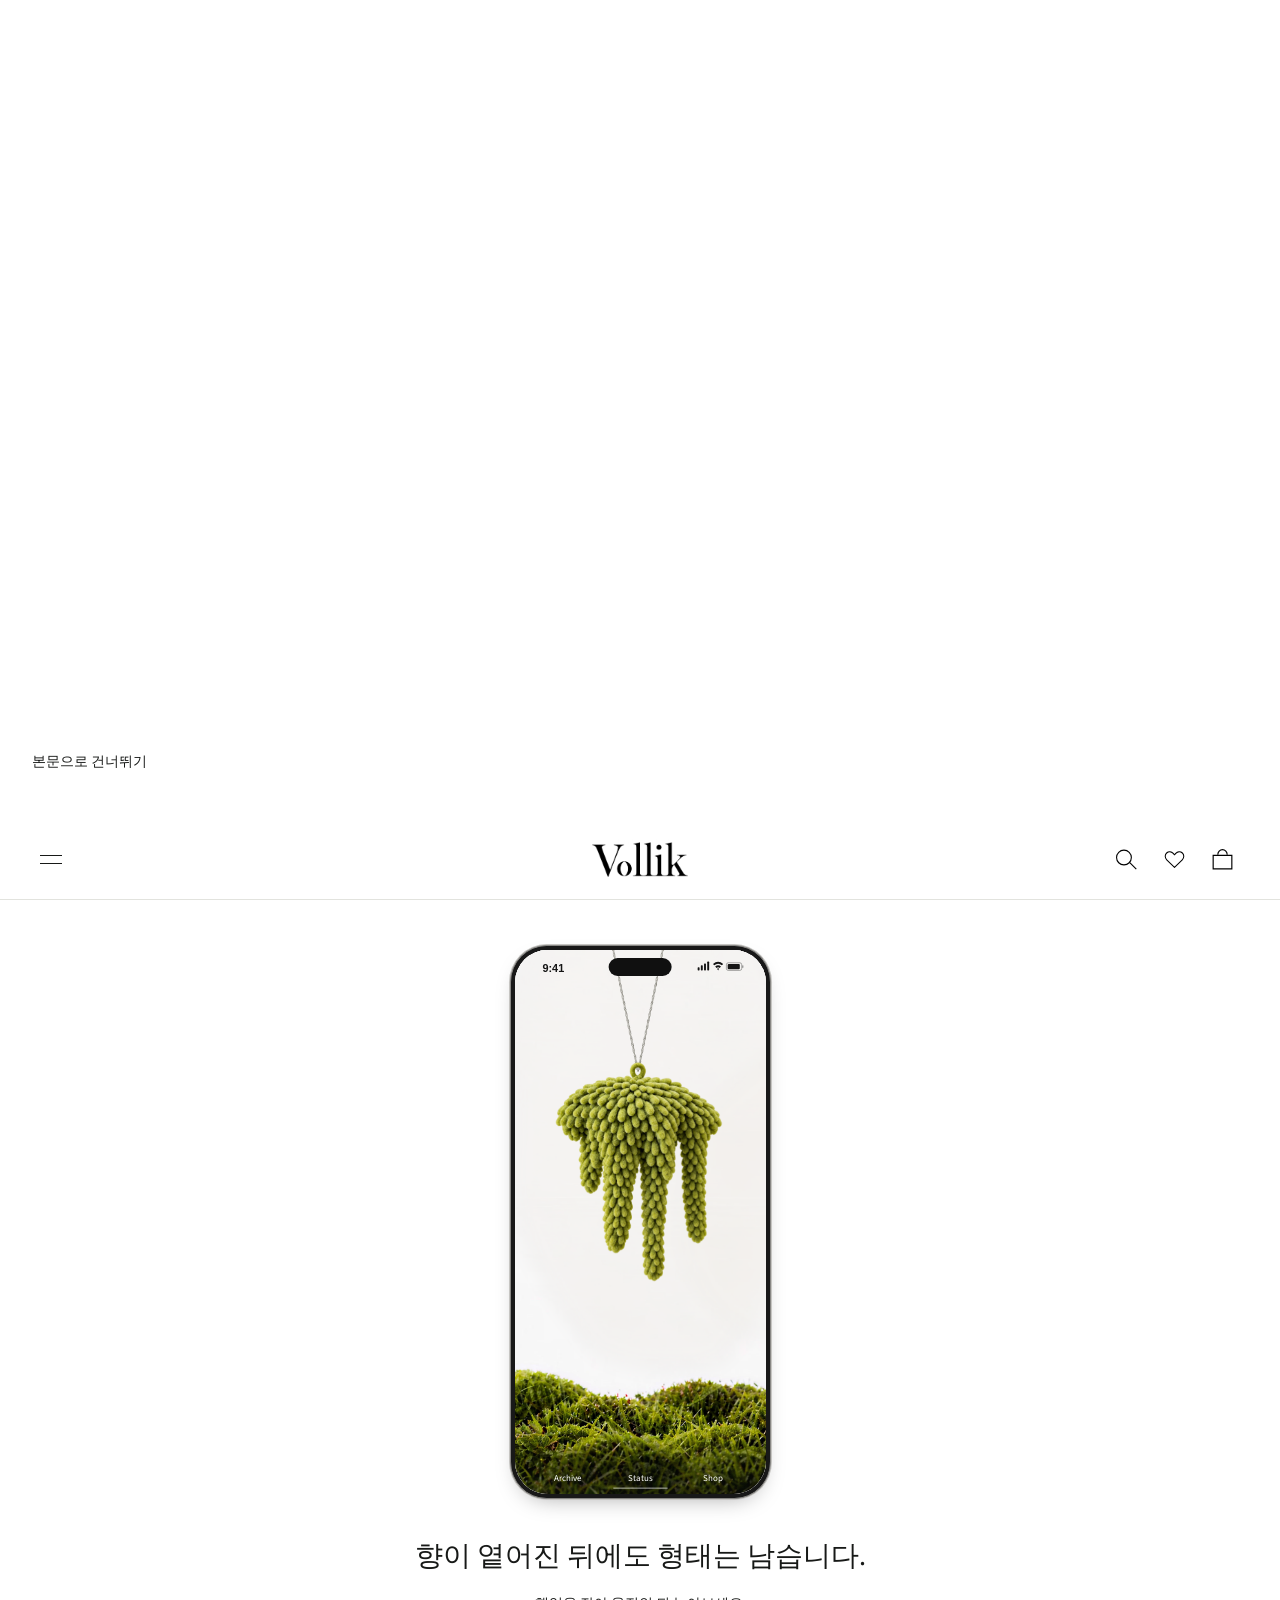
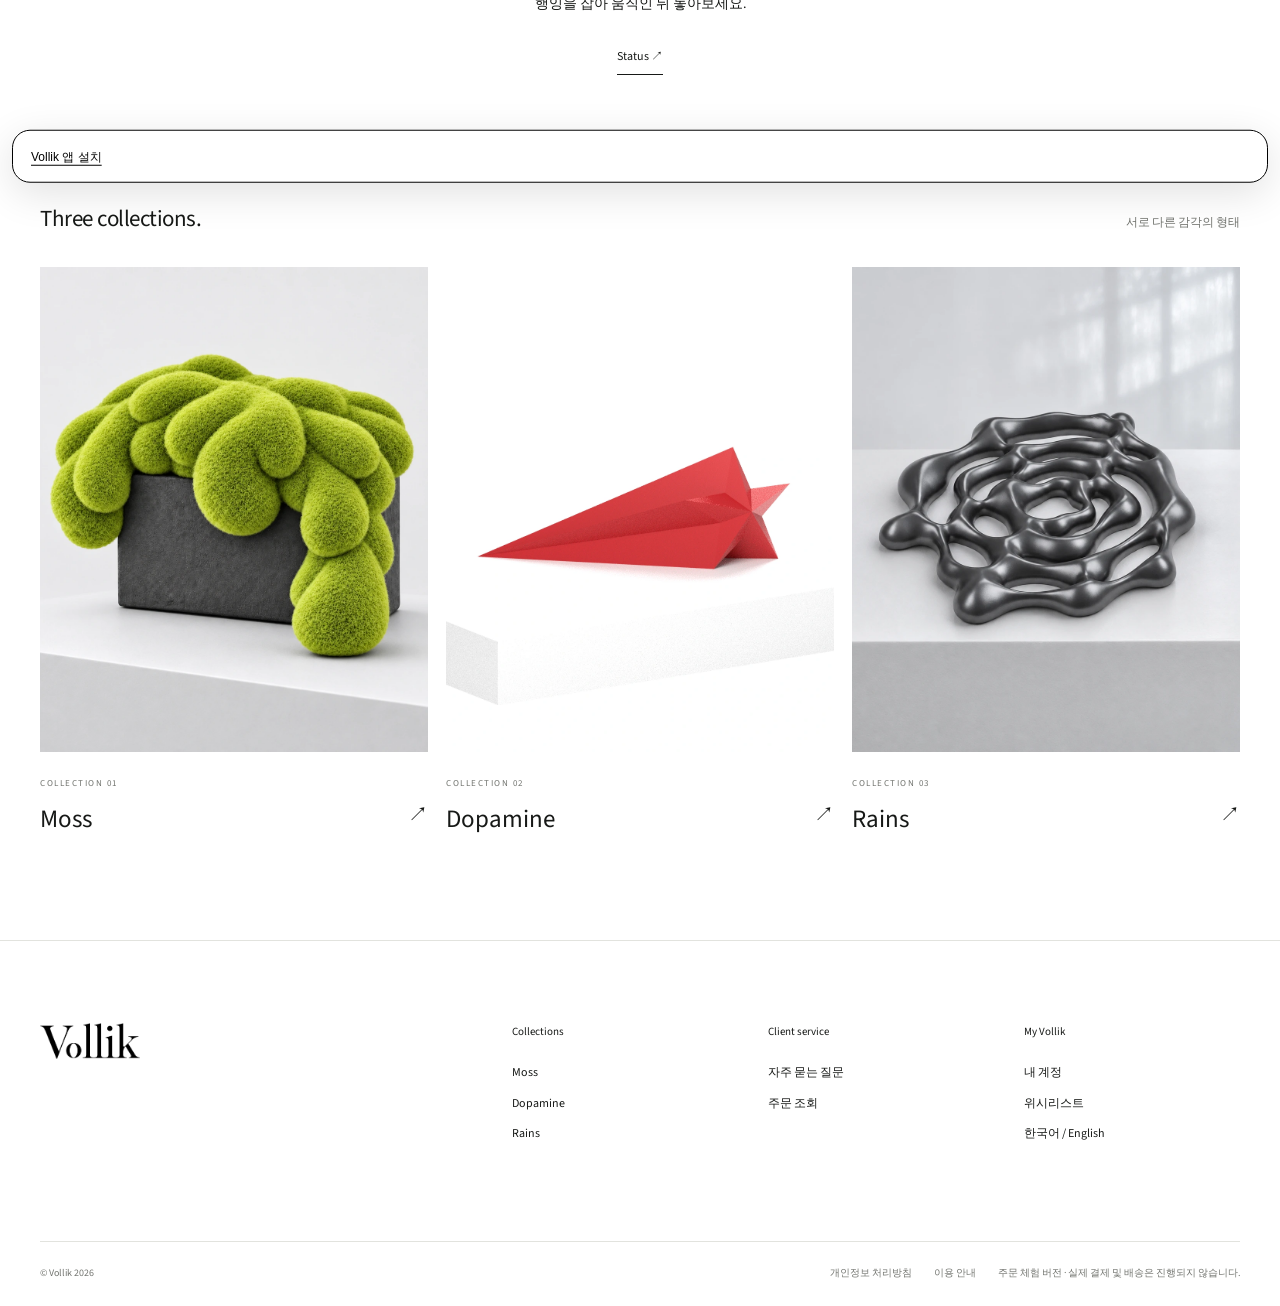
<file: index.html>
<!doctype html><html lang="ko" class="slide-home"><head><meta charset="utf-8"><script>(function(){var q=new URLSearchParams(location.search);if(matchMedia('(display-mode: standalone)').matches||navigator.standalone===true||q.get('app')==='1')location.replace('app.html'+location.search+location.hash)})()</script><meta name="viewport" content="width=device-width,initial-scale=1,viewport-fit=cover"><meta name="theme-color" content="#ffffff"><meta name="description" content="Vollik. 향과 형태로 기억되는 오브제. Moss, Dopamine, Rains 컬렉션을 만나보세요."><title>Vollik — Objects, scent and space</title><link rel="stylesheet" href="desktop.css"><link rel="stylesheet" href="platform.css"><link rel="stylesheet" href="visual-menu.css">
<link rel="manifest" href="./manifest.webmanifest">
<link rel="apple-touch-icon" href="./apple-touch-icon.png">

<script src="./install-guide.js" defer></script>
<link rel="icon" type="image/png" sizes="64x64" href="./favicon.png"><meta property="og:title" content="Vollik — Objects, scent and space"><meta property="og:description" content="Vollik. 향과 형태로 기억되는 오브제. Moss, Dopamine, Rains 컬렉션을 만나보세요."><meta property="og:type" content="website"></head><body class="home-page"><a class="skip-link" href="#main">본문으로 건너뛰기</a><header class="top"><div class="top-left"><button class="menu-toggle" aria-label="메뉴 열기" aria-haspopup="dialog" aria-controls="site-menu"><span></span><span></span></button></div><a class="logo" href="./" aria-label="Vollik 홈"><img src="media/logo.png" alt="Vollik"></a><div class="utilities"><button class="search-open" aria-label="검색"><img src="media/icon-search.svg" alt=""></button><a href="desktop-shop.html?wishlist=1" aria-label="위시리스트"><img src="media/icon-heart.svg" alt=""></a><a href="app.html#cart" aria-label="쇼핑백"><img src="media/icon-bag.svg" alt=""></a></div></header><dialog id="site-menu" aria-label="컬렉션 메뉴"><div class="menu-heading"><button class="menu-dismiss" aria-label="메뉴 닫기">×</button></div><nav class="menu-primary web-text-menu"><a href="desktop-shop.html">All objects</a><a href="desktop-shop.html?collection=01">Moss</a><a href="desktop-shop.html?collection=02">Dopamine</a><a href="desktop-shop.html?collection=03">Rains</a></nav><div class="mobile-menu-columns"><nav class="mobile-menu-collections" aria-label="Collections"><a class="all-objects-link" href="desktop-shop.html">전체보기</a><button data-menu-collection="01" aria-pressed="true"><span>Collection 01<strong>Moss</strong></span><span aria-hidden="true">›</span></button><button data-menu-collection="02" aria-pressed="false"><span>Collection 02<strong>Dopamine</strong></span><span aria-hidden="true">›</span></button><button data-menu-collection="03" aria-pressed="false"><span>Collection 03<strong>Rains</strong></span><span aria-hidden="true">›</span></button></nav><nav class="visual-menu-grid" aria-label="Object types"></nav></div><nav class="menu-account"><a href="app.html#login">로그인</a><a class="mobile-menu-wish" href="desktop-shop.html?wishlist=1">위시리스트</a><button class="language-switch">한국어 / English</button></nav></dialog><dialog id="search-dialog" aria-labelledby="search-title"><div class="menu-heading"><h2 id="search-title">Search objects</h2><button class="search-dismiss" aria-label="검색 닫기">×</button></div><form action="desktop-shop.html" class="site-search"><input type="search" name="q" placeholder="컬렉션 또는 오브제 검색" aria-label="검색어" autocomplete="off"><button aria-label="검색하기">↗</button></form><p class="eyebrow">COLLECTIONS</p><div class="search-suggestions"><a href="desktop-shop.html?collection=01">Moss</a><a href="desktop-shop.html?collection=02">Dopamine</a><a href="desktop-shop.html?collection=03">Rains</a></div></dialog><main id="main"><section class="campaign-hero" aria-label="Moss collection"><div class="mobile-web-film" hidden></div><div class="hero-caption"><a href="desktop-shop.html" class="text-link">샵 바로가기</a></div><a class="hero-visual" href="desktop-shop.html" aria-label="샵 바로가기"><img src="media/wardrobe.png" alt="장롱 안을 채운 이끼와 매달린 Moss 오브제" fetchpriority="high"></a></section><section class="archive-story"><div class="archive-pair"><div class="phone-frame"><div class="phone-screen">
<svg class="phone-status-bar" viewBox="0 0 393 54" aria-hidden="true" focusable="false">
  <text x="60" y="34" text-anchor="middle" font-family="-apple-system, Helvetica Neue, Arial, sans-serif" font-size="17" font-weight="600" fill="currentColor">9:41</text>
  <g fill="currentColor">
    <rect x="286" y="27" width="3" height="5" rx="1"/><rect x="291" y="24" width="3" height="8" rx="1"/>
    <rect x="296" y="21" width="3" height="11" rx="1"/><rect x="301" y="18" width="3" height="14" rx="1"/>
    <path d="M310 22q8-7 16 0l-2 2q-6-5-12 0zm3.5 4q4.5-4 9 0l-2 2q-2.5-2-5 0zm3 3.5q1.5-1.5 3 0L318 32z"/>
    <rect x="331" y="20" width="24" height="12" rx="3" fill="none" stroke="currentColor" opacity=".55"/>
    <rect x="333" y="22" width="19" height="8" rx="1.5"/><rect x="356" y="24" width="1.5" height="4" rx=".75" opacity=".55"/>
  </g>
</svg><iframe src="app.html?app=1&amp;embed=status#status" title="Moss 행잉을 움직이는 Status 체험" loading="lazy"></iframe></div></div></div><div class="archive-story-copy"><h2>향이 옅어진 뒤에도 형태는 남습니다.</h2><p>행잉을 잡아 움직인 뒤 놓아보세요.</p><a class="text-link" href="app.html?app=1#status">Status ↗</a></div></section><section class="collection-stories"><div class="section-heading"><h2>Three collections.</h2><span>서로 다른 감각의 형태</span></div><div class="story-grid"><a class="story" href="desktop-shop.html?collection=01"><div><img src="assets/moss-stack-gallery.webp" alt="Moss 컬렉션" loading="lazy"></div><span><small>COLLECTION 01</small><h3>Moss</h3><b>↗</b></span></a><a class="story" href="desktop-shop.html?collection=02"><div><img src="assets/dopamine-stack-gallery.webp" alt="Dopamine 컬렉션" loading="lazy"></div><span><small>COLLECTION 02</small><h3>Dopamine</h3><b>↗</b></span></a><a class="story" href="desktop-shop.html?collection=03"><div><img src="assets/rains-stack-gallery.webp" alt="Rains 컬렉션" loading="lazy"></div><span><small>COLLECTION 03</small><h3>Rains</h3><b>↗</b></span></a></div></section></main><footer class="site-footer"><div class="footer-intro"><img src="media/logo.png" alt="Vollik"></div><div><h2>Collections</h2><a href="desktop-shop.html?collection=01">Moss</a><a href="desktop-shop.html?collection=02">Dopamine</a><a href="desktop-shop.html?collection=03">Rains</a></div><div><h2>Client service</h2><a href="app.html#info/faq">자주 묻는 질문</a><a href="app.html#orders">주문 조회</a></div><div><h2>My Vollik</h2><a href="app.html#login">내 계정</a><a href="desktop-shop.html?wishlist=1">위시리스트</a><button class="language-switch">한국어 / English</button></div><div class="footer-legal"><span>© Vollik 2026</span><a href="app.html#info/privacy">개인정보 처리방침</a><a href="app.html#info/legal">이용 안내</a><small>주문 체험 버전 · 실제 결제 및 배송은 진행되지 않습니다.</small></div></footer><script defer src="./home-page.js"></script></body></html>
</file>
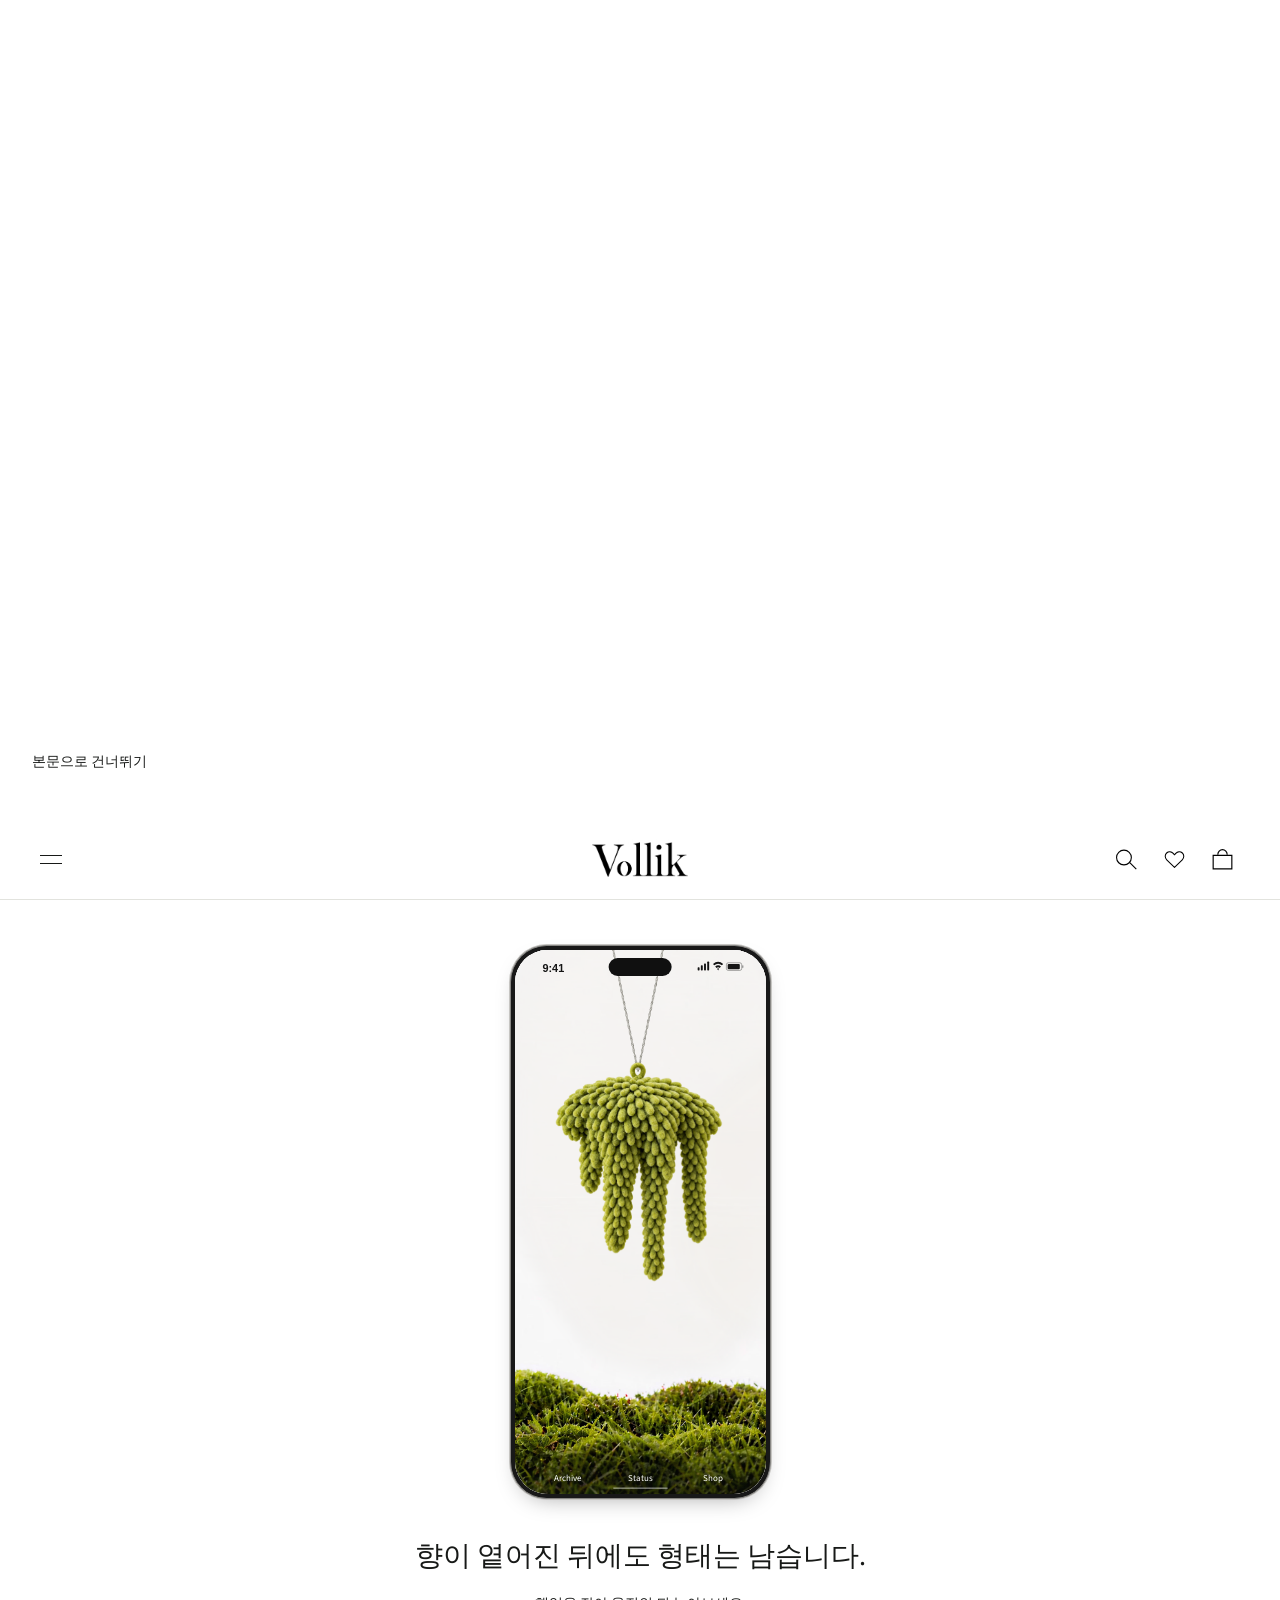
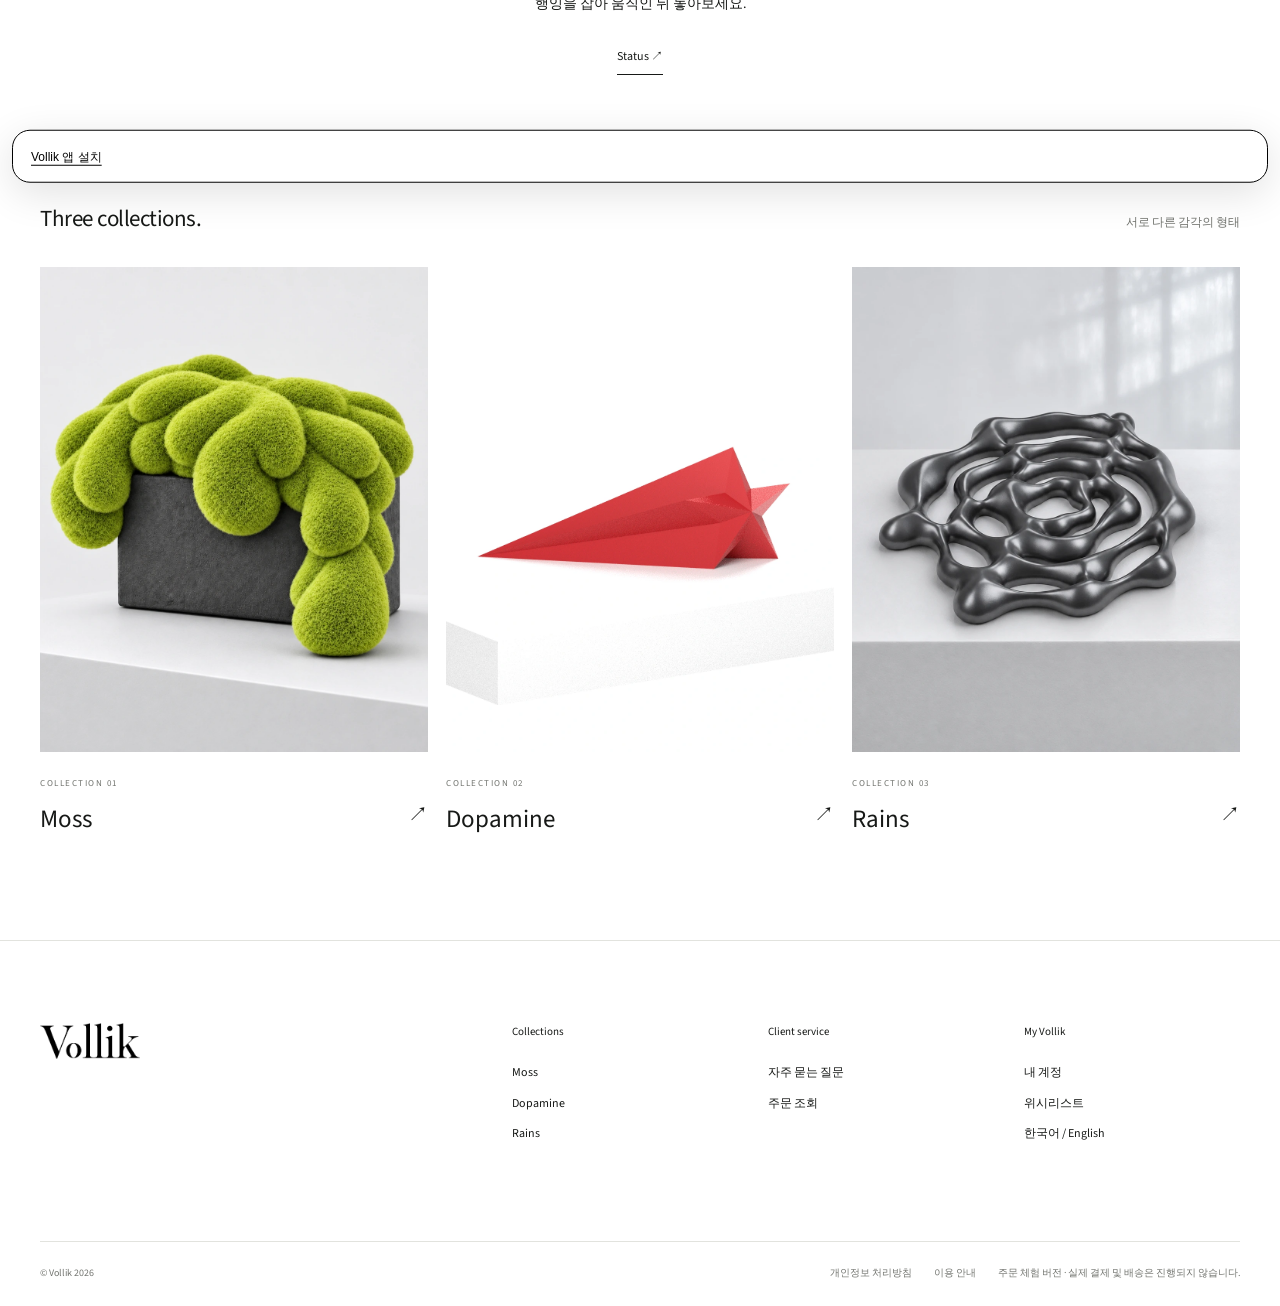
<file: app.html>
<!doctype html><html lang="ko"><head><meta charset="UTF-8"><meta name="viewport" content="width=device-width,initial-scale=1,viewport-fit=cover"><meta name="theme-color" content="#ffffff"><meta name="description" content="Vollik — 오브제, 향기, 그리고 공간. 향과 형태로 소장하는 오브제."><title>Vollik</title><link rel="stylesheet" href="style.css"><link rel="stylesheet" href="typography.css"><link rel="preload" href="media/moss-status-cutout.png" as="image"><meta name="apple-mobile-web-app-capable" content="yes"><meta name="apple-mobile-web-app-status-bar-style" content="default"><meta name="apple-mobile-web-app-title" content="Vollik"><link rel="stylesheet" href="platform.css"><script src="entry.js"></script><link rel="stylesheet" href="refinement.css"><link rel="stylesheet" href="visual-menu.css">
<link rel="manifest" href="./manifest.webmanifest">
<link rel="apple-touch-icon" href="./apple-touch-icon.png">

<script src="./install-guide.js" defer></script>
<link rel="icon" type="image/png" sizes="64x64" href="./favicon.png"><meta property="og:title" content="Vollik"><meta property="og:description" content="Vollik — 오브제, 향기, 그리고 공간. 향과 형태로 소장하는 오브제."><meta property="og:type" content="website"></head><body><div id="shell"><header id="header"></header><main id="app" tabindex="-1"></main><nav id="tabs" aria-label="메인 메뉴"></nav><dialog id="modal" aria-labelledby="modal-title"></dialog><div id="toast" role="status" aria-live="polite"></div></div><script defer src="./app-page.js"></script></body></html>
</file>
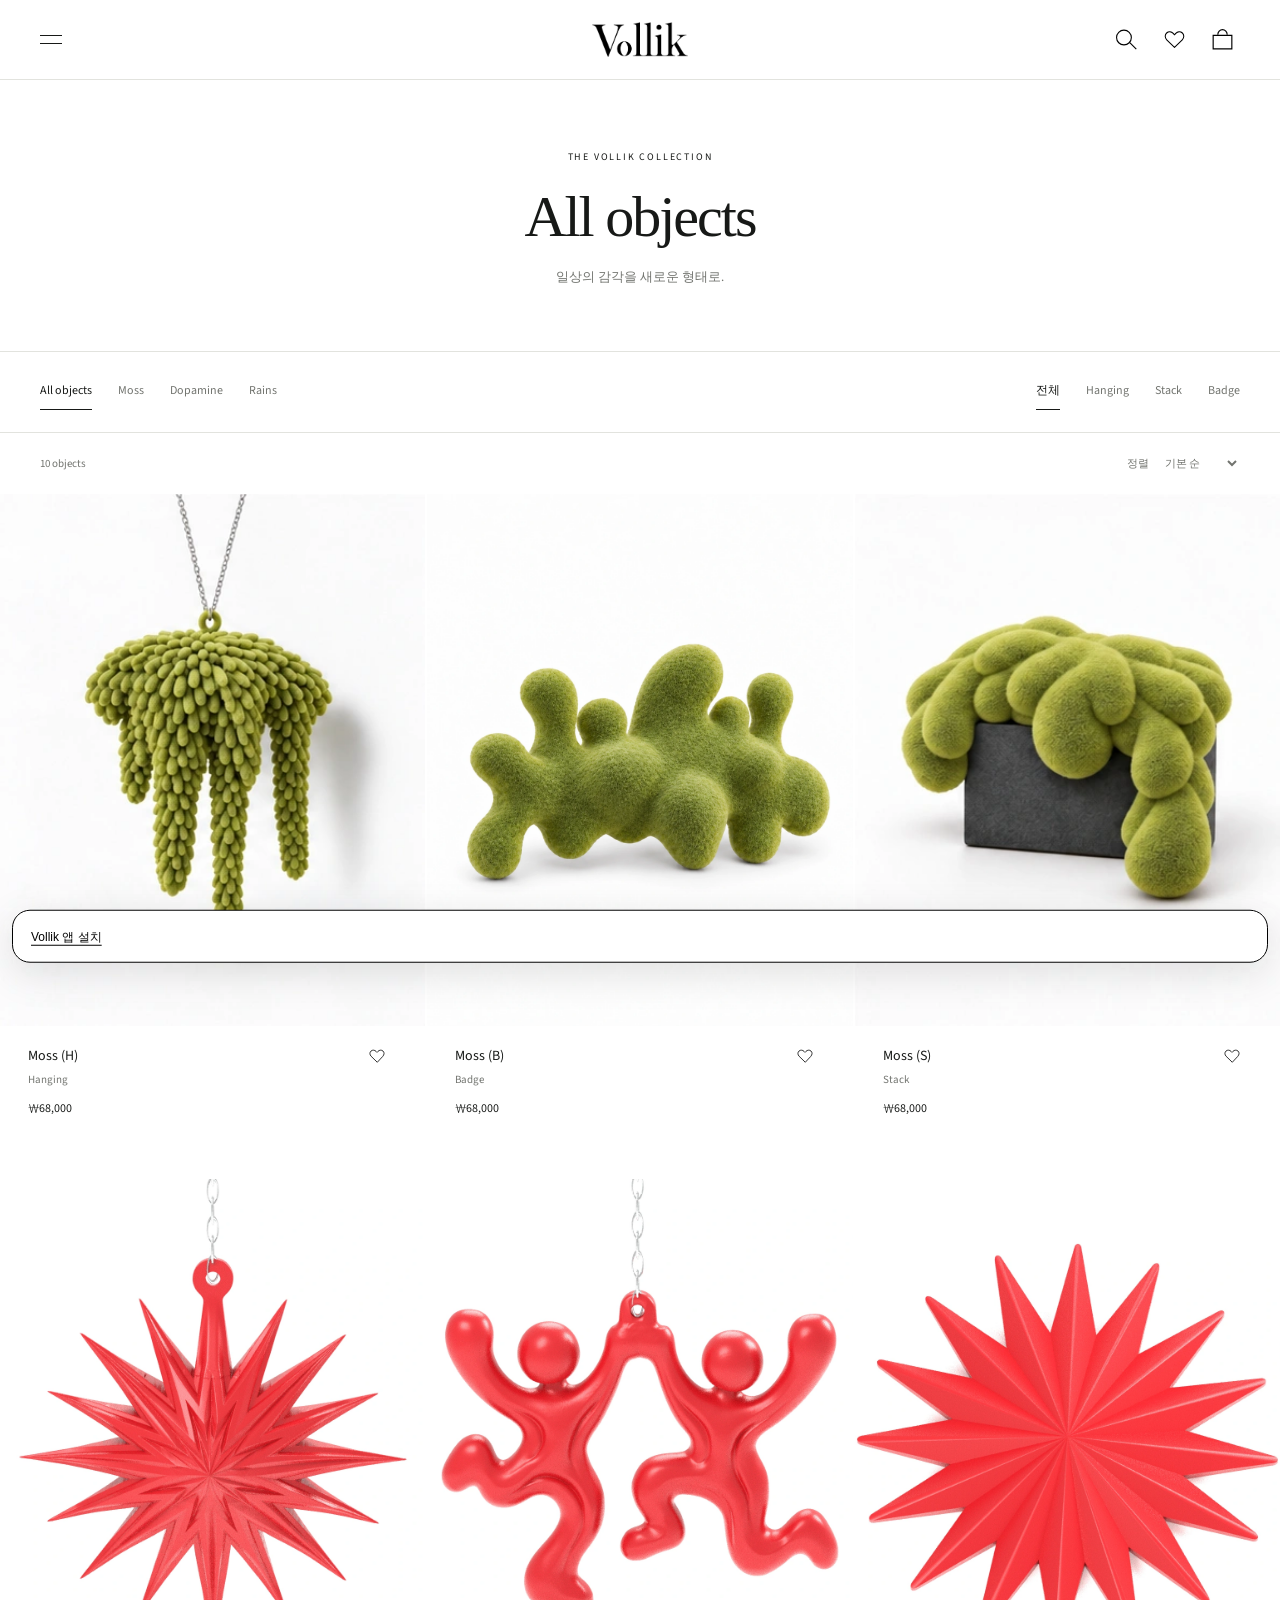
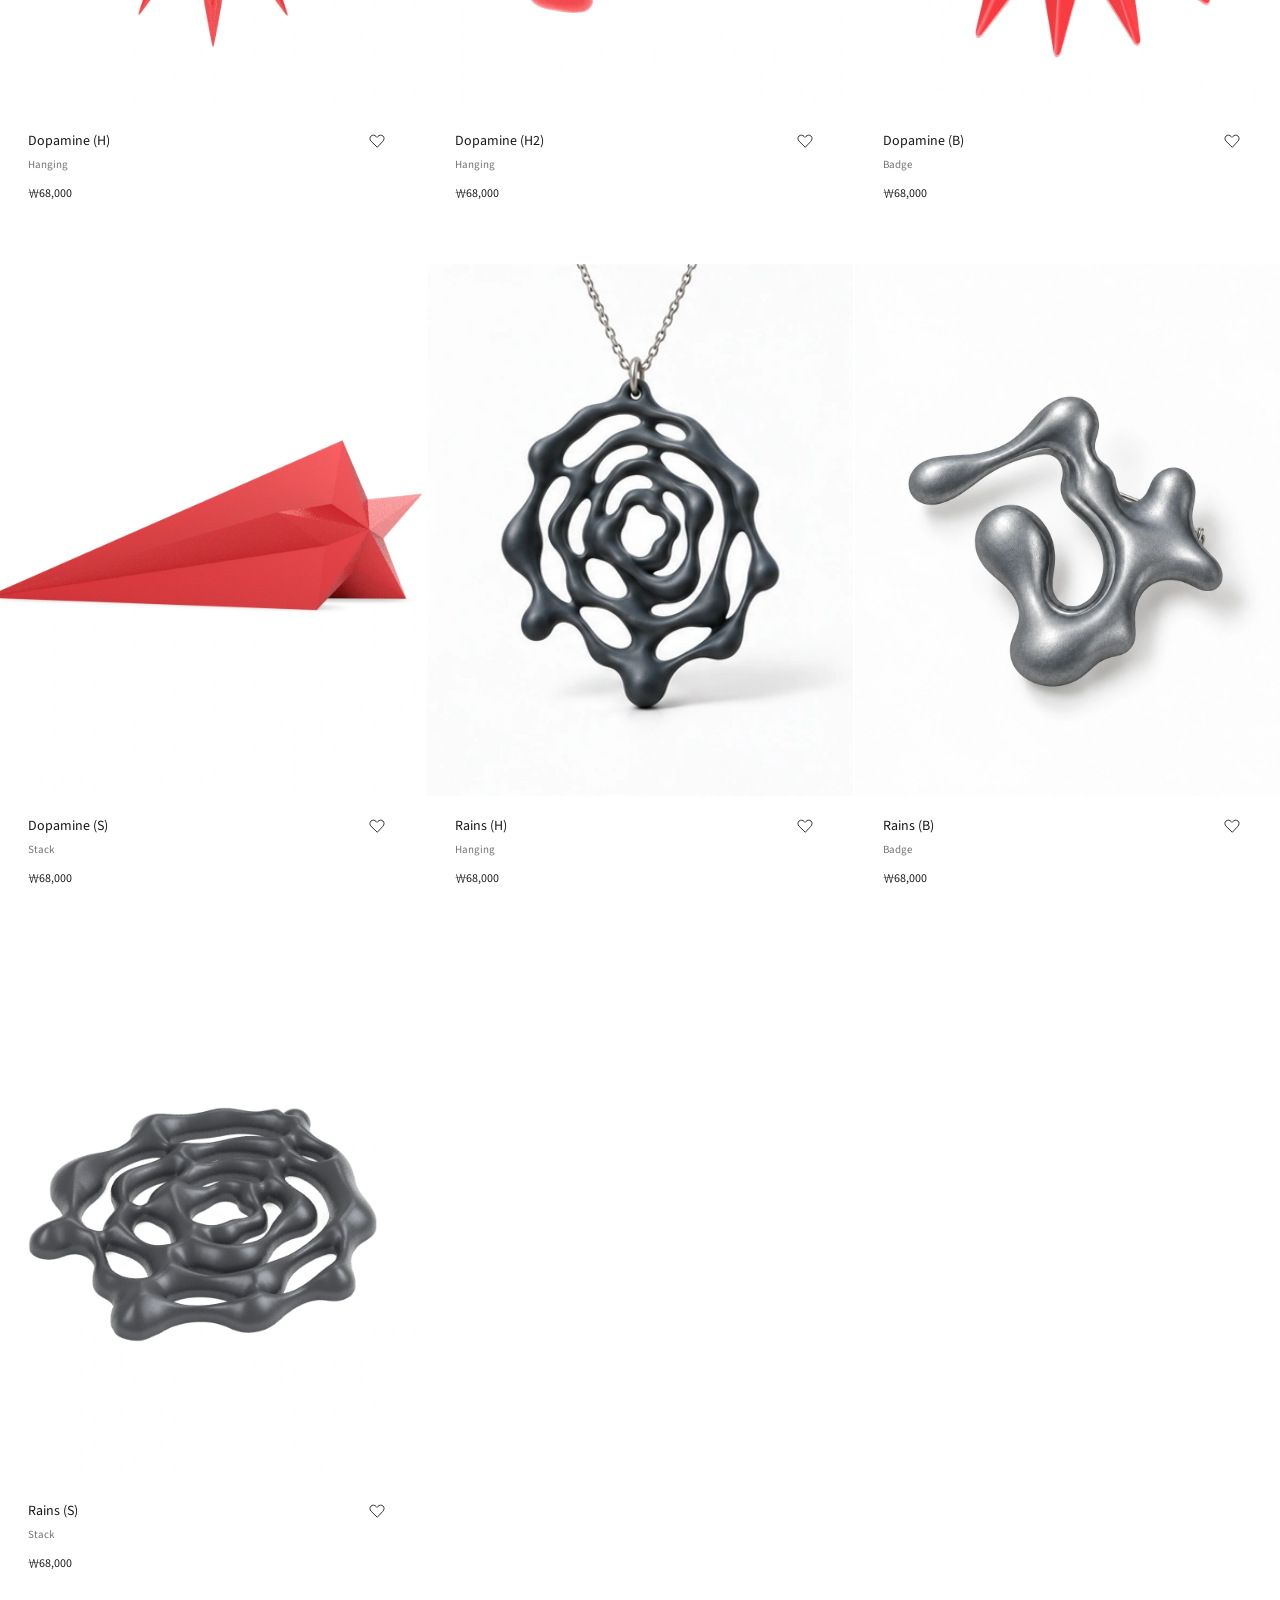
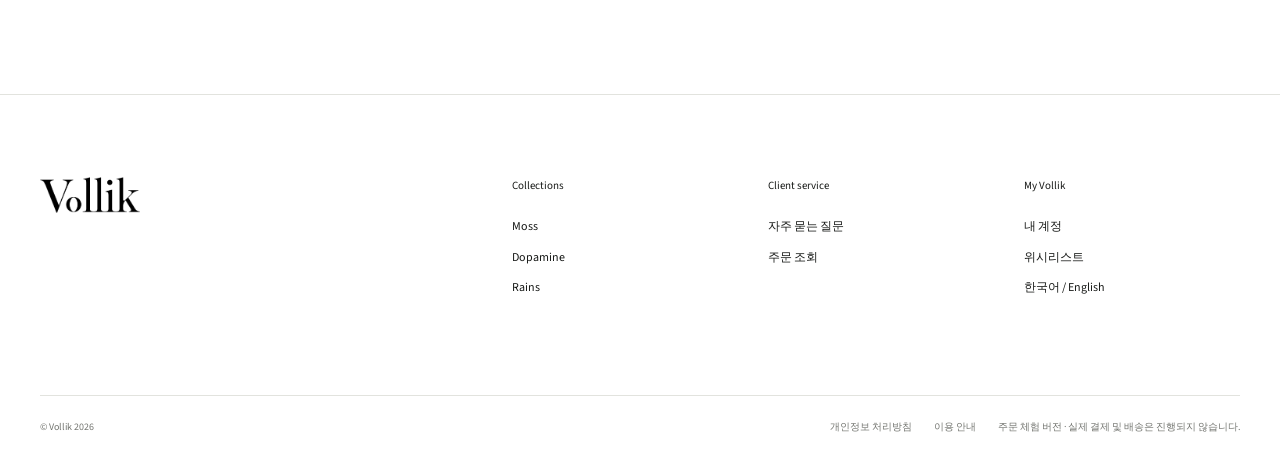
<file: desktop-shop.html>
<!doctype html><html lang="ko"><head><meta charset="utf-8"><meta name="viewport" content="width=device-width,initial-scale=1,viewport-fit=cover"><meta name="theme-color" content="#ffffff"><meta name="description" content="Vollik. 향과 형태로 기억되는 오브제. Moss, Dopamine, Rains 컬렉션을 만나보세요."><title>Objects — Vollik</title><link rel="stylesheet" href="desktop.css"><link rel="stylesheet" href="platform.css"><link rel="stylesheet" href="visual-menu.css">
<link rel="manifest" href="./manifest.webmanifest">
<link rel="apple-touch-icon" href="./apple-touch-icon.png">

<script src="./install-guide.js" defer></script>
<link rel="icon" type="image/png" sizes="64x64" href="./favicon.png"><meta property="og:title" content="Objects — Vollik"><meta property="og:description" content="Vollik. 향과 형태로 기억되는 오브제. Moss, Dopamine, Rains 컬렉션을 만나보세요."><meta property="og:type" content="website"></head><body class="shop-page"><a class="skip-link" href="#main">본문으로 건너뛰기</a><header class="top"><div class="top-left"><button class="menu-toggle" aria-label="메뉴 열기" aria-haspopup="dialog" aria-controls="site-menu"><span></span><span></span></button></div><a class="logo" href="./" aria-label="Vollik 홈"><img src="media/logo.png" alt="Vollik"></a><div class="utilities"><button class="search-open" aria-label="검색"><img src="media/icon-search.svg" alt=""></button><a href="desktop-shop.html?wishlist=1" aria-label="위시리스트"><img src="media/icon-heart.svg" alt=""></a><a href="app.html#cart" aria-label="쇼핑백"><img src="media/icon-bag.svg" alt=""></a></div></header><dialog id="site-menu" aria-label="컬렉션 메뉴"><div class="menu-heading"><button class="menu-dismiss" aria-label="메뉴 닫기">×</button></div><nav class="menu-primary web-text-menu"><a href="desktop-shop.html">All objects</a><a href="desktop-shop.html?collection=01">Moss</a><a href="desktop-shop.html?collection=02">Dopamine</a><a href="desktop-shop.html?collection=03">Rains</a></nav><div class="mobile-menu-columns"><nav class="mobile-menu-collections" aria-label="Collections"><a class="all-objects-link" href="desktop-shop.html">전체보기</a><button data-menu-collection="01" aria-pressed="true"><span>Collection 01<strong>Moss</strong></span><span aria-hidden="true">›</span></button><button data-menu-collection="02" aria-pressed="false"><span>Collection 02<strong>Dopamine</strong></span><span aria-hidden="true">›</span></button><button data-menu-collection="03" aria-pressed="false"><span>Collection 03<strong>Rains</strong></span><span aria-hidden="true">›</span></button></nav><nav class="visual-menu-grid" aria-label="Object types"></nav></div><nav class="menu-account"><a href="app.html#login">로그인</a><a class="mobile-menu-wish" href="desktop-shop.html?wishlist=1">위시리스트</a><button class="language-switch">한국어 / English</button></nav></dialog><dialog id="search-dialog" aria-labelledby="search-title"><div class="menu-heading"><h2 id="search-title">Search objects</h2><button class="search-dismiss" aria-label="검색 닫기">×</button></div><form action="desktop-shop.html" class="site-search"><input type="search" name="q" placeholder="컬렉션 또는 오브제 검색" aria-label="검색어" autocomplete="off"><button aria-label="검색하기">↗</button></form><p class="eyebrow">COLLECTIONS</p><div class="search-suggestions"><a href="desktop-shop.html?collection=01">Moss</a><a href="desktop-shop.html?collection=02">Dopamine</a><a href="desktop-shop.html?collection=03">Rains</a></div></dialog><main id="main"><div id="catalog-root"></div></main><footer class="site-footer"><div class="footer-intro"><img src="media/logo.png" alt="Vollik"></div><div><h2>Collections</h2><a href="desktop-shop.html?collection=01">Moss</a><a href="desktop-shop.html?collection=02">Dopamine</a><a href="desktop-shop.html?collection=03">Rains</a></div><div><h2>Client service</h2><a href="app.html#info/faq">자주 묻는 질문</a><a href="app.html#orders">주문 조회</a></div><div><h2>My Vollik</h2><a href="app.html#login">내 계정</a><a href="desktop-shop.html?wishlist=1">위시리스트</a><button class="language-switch">한국어 / English</button></div><div class="footer-legal"><span>© Vollik 2026</span><a href="app.html#info/privacy">개인정보 처리방침</a><a href="app.html#info/legal">이용 안내</a><small>주문 체험 버전 · 실제 결제 및 배송은 진행되지 않습니다.</small></div></footer><dialog id="zoom" aria-label="상품 이미지 확대"></dialog><p id="toast" role="status" aria-live="polite"></p><script defer src="./catalog-page.js"></script></body></html>
</file>
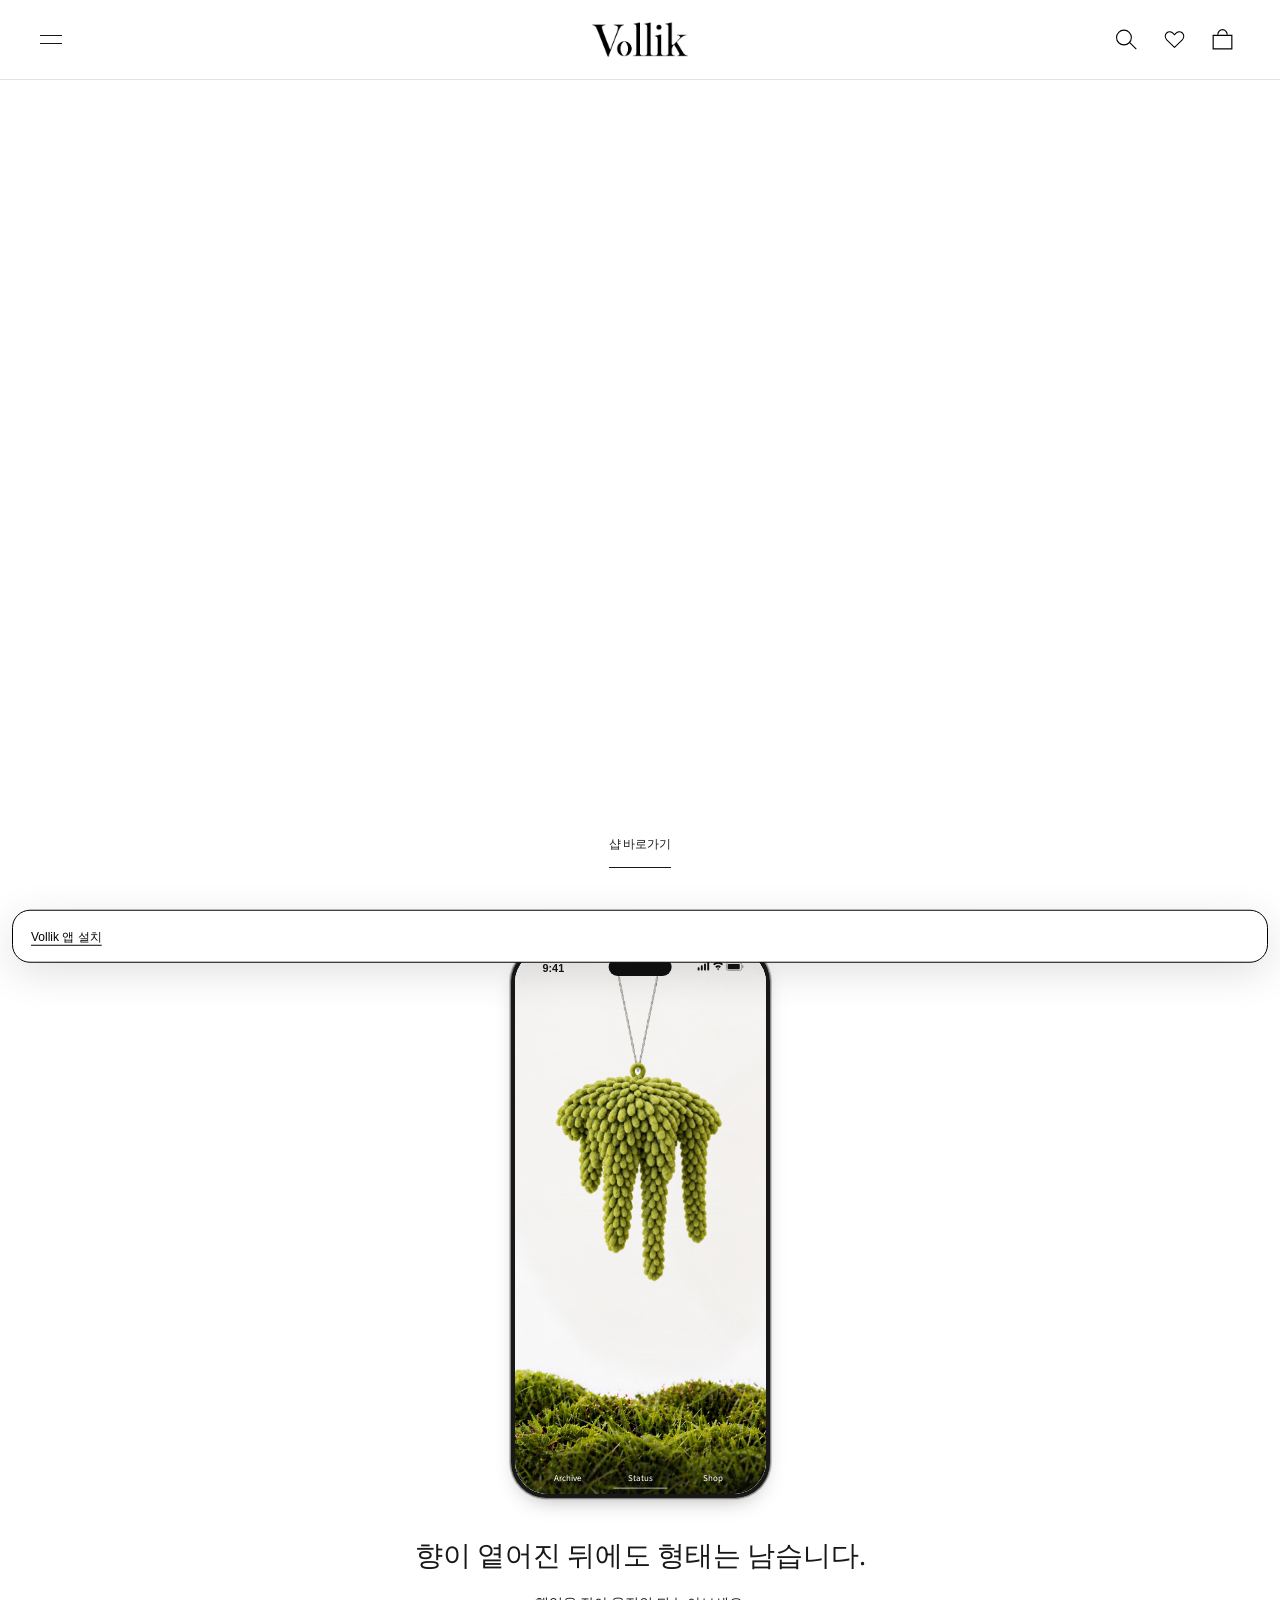
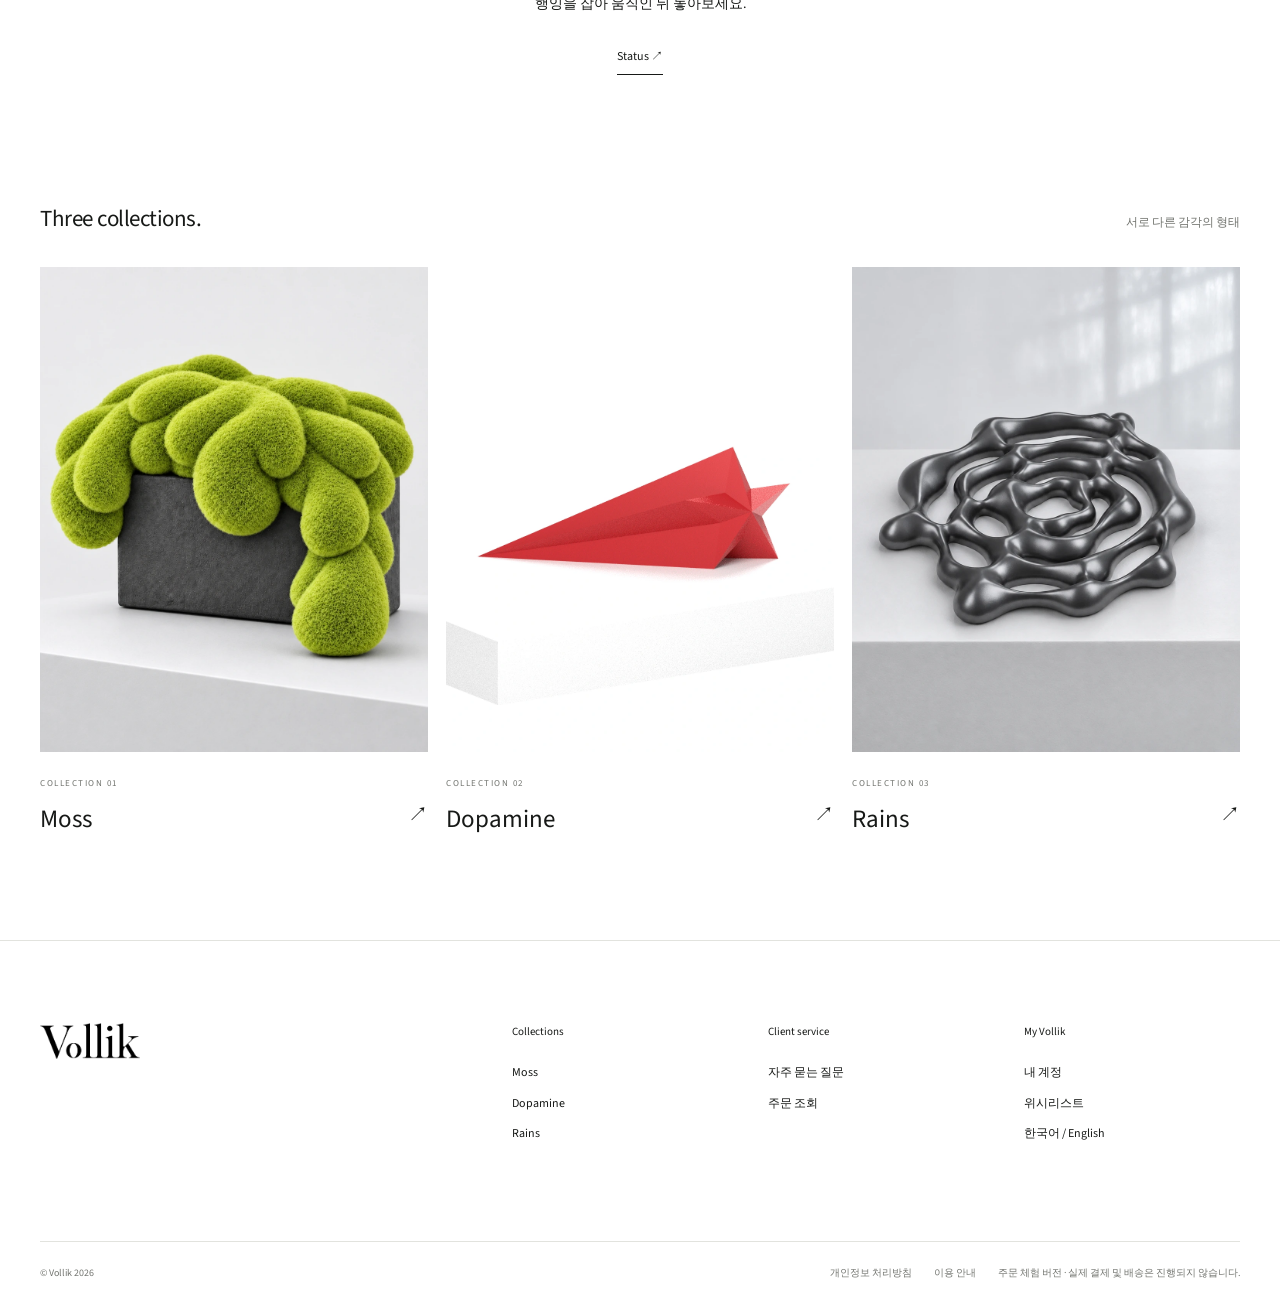
<file: desktop.html>
<!doctype html><html lang="ko"><head><meta charset="utf-8"><meta http-equiv="refresh" content="0; url=./"><link rel="canonical" href="./"><title>Vollik</title><script>location.replace("./"+location.search+location.hash)</script></head><body><a href="./">Vollik</a></body></html>
</file>
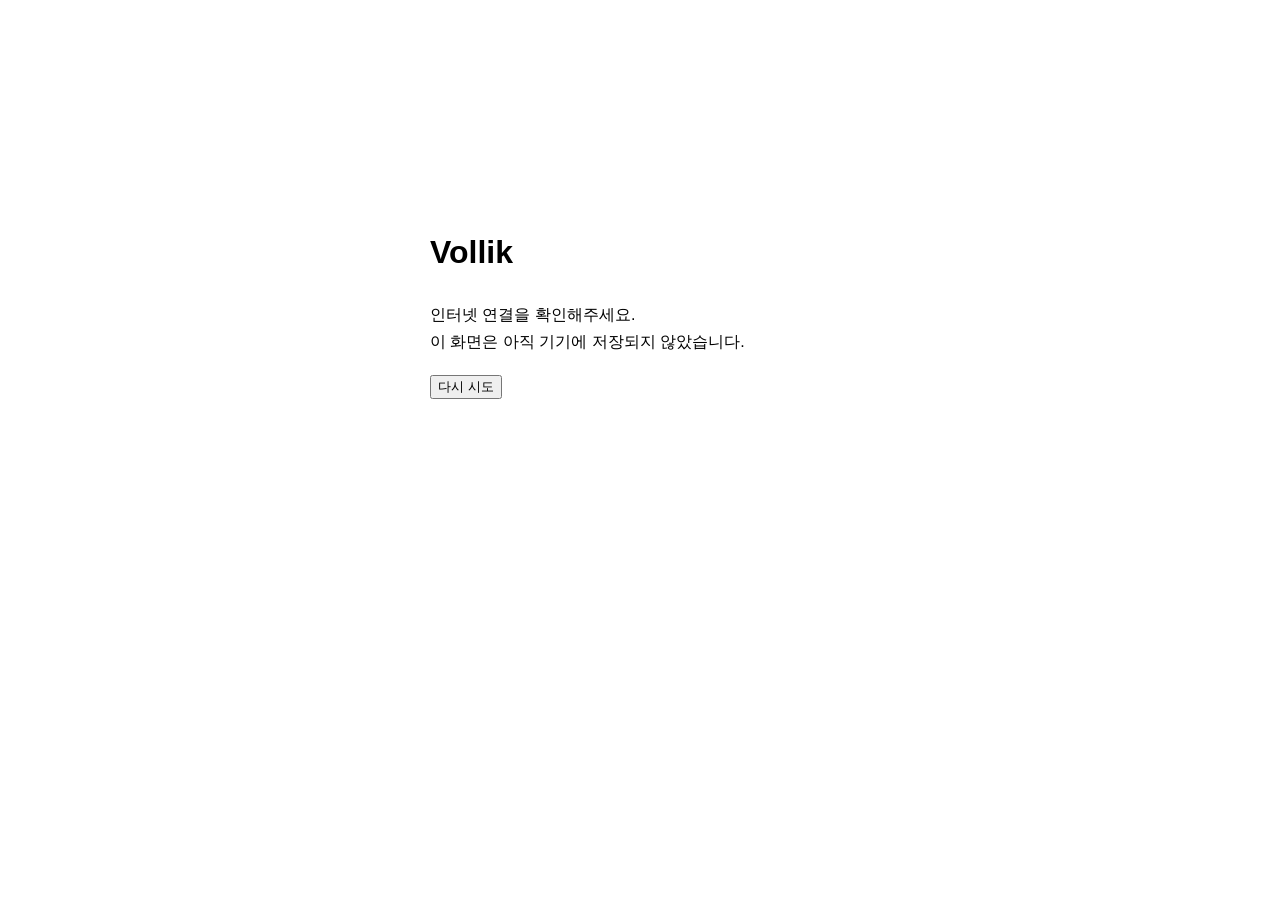
<file: offline.html>
<!doctype html><html lang="ko"><head><meta charset="utf-8"><meta name="viewport" content="width=device-width,initial-scale=1"><meta name="description" content="Vollik 향 오브제 컬렉션. 인터넷 연결 후 다시 만나보세요."><title>오프라인 — Vollik</title><style>body{font:16px/1.7 Arial,sans-serif;max-width:420px;margin:20vh auto;padding:24px}a{color:inherit}</style>
<link rel="manifest" href="./manifest.webmanifest">
<link rel="apple-touch-icon" href="./apple-touch-icon.png">

<script src="./install-guide.js" defer></script>
<link rel="icon" type="image/png" sizes="64x64" href="./favicon.png"><meta property="og:title" content="오프라인 — Vollik"><meta property="og:description" content="Vollik 향 오브제 컬렉션. 인터넷 연결 후 다시 만나보세요."><meta property="og:type" content="website"></head><h1>Vollik</h1><p>인터넷 연결을 확인해주세요.<br>이 화면은 아직 기기에 저장되지 않았습니다.</p><button type="button">다시 시도</button><script>
const retry=document.querySelector('button');
retry.onclick=()=>location.reload();
try{if(JSON.parse(localStorage.getItem('vollik-test-v2'))?.lang==='en'){
 document.documentElement.lang='en';document.title='Offline — Vollik';
 document.querySelector('p').textContent='Check your connection and try again.';
 retry.textContent='Try again';
}}catch{}
</script></html>
</file>
<file: desktop.css>
@font-face{font-family:Source;src:url('fonts/source-sans-3-latin-400-normal.woff2');font-display:swap}@font-face{font-family:Source;src:url('fonts/source-sans-3-latin-700-normal.woff2');font-weight:700;font-display:swap}
:root{--ink:#171917;--muted:#72746f;--line:#e2e3de;--paper:#fff;--soft:#f4f4f0;--gutter:40px}*{box-sizing:border-box}html{scroll-behavior:smooth;scroll-padding-top:88px}body{margin:0;background:var(--paper);color:var(--ink);font:14px/1.55 Source,Arial,'Apple SD Gothic Neo','Malgun Gothic',sans-serif}button,input,select{font:inherit;color:inherit}button{background:none;border:0;cursor:pointer;padding:0}a{color:inherit;text-decoration:none}img{max-width:100%;display:block}button,a,input{-webkit-tap-highlight-color:transparent}button:focus-visible,a:focus-visible,input:focus-visible,select:focus-visible,summary:focus-visible{outline:2px solid #637253;outline-offset:5px}button:disabled{opacity:.35;cursor:default}[hidden]{display:none!important}h1,h2,h3,p{margin:0}h1,h2,h3{font-weight:400}a,button{touch-action:manipulation}.skip-link{position:fixed;top:-80px;left:20px;padding:12px;background:white;z-index:100}.skip-link:focus{top:10px}.top{height:80px;position:sticky;top:0;z-index:30;display:flex;align-items:center;justify-content:space-between;padding:0 var(--gutter);background:#fffffff5;border-bottom:1px solid var(--line);backdrop-filter:blur(16px)}.top-left{display:flex;align-items:center;gap:25px}.menu-toggle{display:flex;flex-direction:column;gap:7px;width:32px;height:44px;justify-content:center}.menu-toggle span{display:block;width:22px;height:1px;background:var(--ink)}.desktop-label{font-size:12px}.logo{position:absolute;left:50%;transform:translateX(-50%);width:96px}.logo img{width:100%;height:52px;object-fit:contain}.utilities{display:flex;align-items:center;gap:20px}.utilities>a,.utilities>button{min-width:28px;min-height:44px;display:flex;align-items:center;gap:4px}.utilities img{width:21px;height:21px}.utilities span{font-size:10px;align-self:center}.eyebrow{font-size:10px;letter-spacing:1.8px;display:block}.text-link{display:inline-flex;align-items:center;justify-content:space-between;gap:40px;padding:12px 0 7px;border-bottom:1px solid currentColor;font-size:12px}.text-link span{transition:transform .25s}.text-link:hover span{transform:translate(3px,-3px)}
.campaign-hero{height:calc(100svh - 80px);min-height:620px;max-height:1050px;position:relative;display:grid;grid-template-columns:1fr 1.5fr 1fr;align-items:center;background:#fff;overflow:hidden}.hero-caption{z-index:1;margin-left:var(--gutter);align-self:end;margin-bottom:70px}.hero-caption h1{font-family:Georgia,'Times New Roman',serif;font-size:clamp(64px,7.5vw,120px);line-height:1;margin:16px 0 25px;letter-spacing:-4px}.hero-caption p{font-size:13px;color:#55594f;white-space:nowrap;margin-bottom:22px}.hero-visual{height:90%;align-self:center}.hero-visual img{height:100%;width:100%;object-fit:contain;mix-blend-mode:normal}.hero-index{position:absolute;top:32px;right:var(--gutter);font-size:11px;letter-spacing:1px}.hero-note{position:absolute;bottom:70px;right:var(--gutter);font-size:10px;letter-spacing:1.8px;writing-mode:vertical-rl}.editorial{display:grid;grid-template-columns:1fr 1fr;padding:120px var(--gutter);gap:8vw;align-items:center}.editorial-image img{width:100%;aspect-ratio:1;object-fit:cover}.editorial-copy{padding:30px 0}.editorial-copy h2{font-size:32px;letter-spacing:-1px;margin:28px 0}.editorial-copy p{color:var(--muted);font-size:14px;line-height:2;margin-bottom:35px}.collection-stories{padding:20px var(--gutter) 120px}.section-heading{display:flex;justify-content:space-between;align-items:baseline;margin-bottom:30px}.section-heading h2{font-size:23px;letter-spacing:-.5px}.section-heading>span,.section-heading>a{font-size:12px;color:var(--muted)}.story-grid{display:grid;grid-template-columns:repeat(3,1fr);gap:18px}.story>div{overflow:hidden}.story img{width:100%;aspect-ratio:4/5;object-fit:cover;transition:transform .7s}.story:hover img{transform:scale(1.035)}.story>span{position:relative;display:block;padding:20px 0}.story small{font-size:9px;letter-spacing:1.5px;color:var(--muted)}.story h3{font-size:25px;margin-top:6px}.story b{position:absolute;right:0;bottom:28px;font-weight:400;font-size:20px}.experience-panel{display:grid;grid-template-columns:1fr 1fr;background:#ededeb;align-items:center}.experience-panel>div{padding:80px 10vw}.experience-panel h2{font-family:Georgia,serif;font-size:clamp(36px,4.5vw,70px);margin:24px 0;line-height:1.1;letter-spacing:-2px}.experience-panel p{color:var(--muted);margin-bottom:22px}.experience-panel>a{height:600px;overflow:hidden}.experience-panel img{height:100%;width:100%;object-fit:cover}
.site-footer{padding:70px var(--gutter) 25px;display:grid;grid-template-columns:2fr 1fr 1fr 1fr;gap:40px;font-size:12px;border-top:1px solid var(--line);margin:0}.footer-intro img{width:100px;height:60px;object-fit:contain;margin-bottom:25px}.footer-intro p{color:var(--muted);line-height:1.9}.site-footer h2{font-size:11px;margin:12px 0 24px}.site-footer>div>a,.site-footer>div>button{display:block;margin-bottom:12px;font-size:12px;text-align:left}.site-footer a:hover{text-decoration:underline;text-underline-offset:4px}.footer-legal{grid-column:1/-1;display:flex;align-items:center;flex-wrap:wrap;gap:22px;margin-top:45px;border-top:1px solid var(--line);padding-top:24px;color:var(--muted)}.site-footer .footer-legal a{margin:0;font-size:10px}.footer-legal span{margin-right:auto;font-size:10px}.footer-legal small{font-size:10px}.site-footer>.install-link{font-size:12px;text-align:left}
 dialog{border:0;color:var(--ink);background:white;padding:0}dialog::backdrop{background:#10150e66;backdrop-filter:blur(5px)}#site-menu{inset:0 auto 0 0;margin:0;width:480px;max-width:100%;height:100dvh;max-height:100dvh;padding:32px 40px;overflow:auto}body:has(dialog[open]){overflow:hidden}.menu-heading{display:flex;justify-content:space-between;align-items:center;margin-bottom:50px}.menu-heading h2{font-size:12px;font-weight:400}.menu-heading button{font-size:28px;width:44px;height:44px}.menu-primary{display:flex;flex-direction:column;gap:20px}.menu-primary a{display:flex;justify-content:space-between;align-items:center;font-size:34px;letter-spacing:-1px}.menu-primary small{font-size:10px;letter-spacing:0;color:var(--muted)}.menu-primary a:hover{opacity:.55}.menu-types{display:flex;gap:25px;padding:25px 0;margin-top:30px;border-top:1px solid var(--line);font-size:12px}.menu-account{display:flex;flex-direction:column;align-items:flex-start;gap:16px;margin-top:30px;font-size:12px}.menu-object{width:160px;height:150px;object-fit:contain;margin:30px auto 0}#search-dialog{margin:0;inset:0 0 auto;width:100%;max-width:none;padding:32px max(40px,15vw) 64px;max-height:90dvh;overflow:auto}.site-search{display:flex;border-bottom:1px solid var(--ink);margin-bottom:40px}.site-search input{flex:1;min-width:0;border:0;outline:0;font-size:24px;padding:14px 0;background:transparent}.site-search button{width:44px;font-size:25px}.search-suggestions{display:flex;gap:35px;margin-top:20px;font-size:17px}
.catalog-heading{border-bottom:1px solid var(--line);text-align:center;padding:70px 24px 64px}.catalog-heading h1{font-family:Georgia,serif;font-size:58px;letter-spacing:-2px;line-height:1.2;margin:16px 0}.catalog-heading p{color:var(--muted);font-size:13px}.filters{padding:22px var(--gutter);display:flex;justify-content:space-between;gap:24px;border-bottom:1px solid var(--line);background:#fff;position:sticky;top:80px;z-index:10}.collection-filter,.type-filter{display:flex;gap:26px;align-items:center}.filters button{font-size:12px;padding:8px 0;color:var(--muted);white-space:nowrap;border-bottom:1px solid transparent}.filters button[aria-pressed=true]{color:var(--ink);border-color:var(--ink)}.catalog-meta{display:flex;justify-content:space-between;align-items:center;padding:22px var(--gutter);font-size:11px;color:var(--muted)}.catalog-meta label{display:flex;gap:12px;align-items:center}.catalog-meta select{border:0;background:transparent;font-size:11px;max-width:150px}.grid{display:grid;grid-template-columns:repeat(3,minmax(0,1fr));gap:40px 2px}.catalog>.grid{padding-bottom:100px}.product{min-width:0}.picture{position:relative;display:block;aspect-ratio:4/5;overflow:hidden;background:#f5f5f3}.picture img{height:100%;width:100%;object-fit:cover;transition:opacity .45s,transform .8s}.picture .alternate{position:absolute;inset:0;opacity:0;object-fit:cover;background:#fff}.picture:focus-visible .alternate{opacity:1}@media(hover:hover){.picture:hover .alternate{opacity:1}.picture:hover img{transform:scale(1.025)}}.product-info{display:flex;justify-content:space-between;align-items:start;padding:20px 28px}.product-name{font-size:14px}.product-category{display:block;color:var(--muted);font-size:11px;margin-top:4px}.price{display:block;font-size:12px;margin-top:12px;font-variant-numeric:tabular-nums}.heart{width:40px;height:40px;display:grid;place-items:center;flex-shrink:0}.heart img{width:21px;height:21px}.empty-state{text-align:center;min-height:350px;padding:80px 20px}.empty-state h2{font-size:22px;margin-bottom:15px}.empty-state p{font-size:13px;color:var(--muted);margin-bottom:25px}.button{display:inline-flex;align-items:center;justify-content:center;min-height:50px;padding:12px 24px;font-size:12px;border:1px solid var(--ink)}.solid{color:white;background:var(--ink);transition:background .2s}.solid:hover{background:#3c4037}.product-breadcrumb{display:flex;justify-content:space-between;padding:22px var(--gutter);font-size:11px;border-bottom:1px solid var(--line)}.product-breadcrumb span{color:var(--muted)}.product-detail{display:grid;grid-template-columns:1.25fr 1fr;align-items:start}.detail-gallery{display:grid;grid-template-columns:1fr 1fr;gap:2px}.zoom-image{position:relative;background:#f6f6f3;cursor:zoom-in;width:100%;overflow:hidden}.zoom-image:first-child{grid-column:1/-1}.zoom-image img{width:100%;aspect-ratio:1;object-fit:contain;mix-blend-mode:normal}.zoom-image span{position:absolute;bottom:22px;right:22px;font-size:20px}.detail-copy{padding:65px clamp(30px,5vw,90px);position:sticky;top:80px}.detail-title{display:flex;justify-content:space-between;align-items:center;margin-top:20px}.detail-title h1{font-size:34px;letter-spacing:-.8px;line-height:1.2}.detail-category{color:var(--muted);font-size:12px;margin-top:8px}.detail-price{margin-top:20px;font-size:16px}.description{font-size:13px;color:#61665c;line-height:1.9;margin:32px 0 36px}.package-options{border:0;padding:0;display:flex;gap:8px;margin:0}.package-options legend{font-size:11px;margin-bottom:12px}.package-options button{border:1px solid var(--line);padding:13px 12px;flex:1;font-size:12px}.package-options button[aria-pressed=true]{border-color:var(--ink)}.purchase-quantity{display:flex;justify-content:space-between;align-items:center;margin:20px 0;font-size:12px}.purchase-quantity>div{display:flex;align-items:center;border:1px solid var(--line)}.purchase-quantity button{height:36px;width:36px}.purchase-quantity output{width:30px;text-align:center}.add{width:100%}.added-actions{display:flex;justify-content:space-between;padding:16px 0;font-size:11px}.added-actions a{text-decoration:underline}.detail-accordions{margin-top:36px}.detail-accordions details{border-top:1px solid var(--line);padding:0 0 10px}.detail-accordions summary{padding:18px 0;cursor:pointer;font-size:12px;display:flex;justify-content:space-between;list-style:none}.detail-accordions summary::after{content:'+'}.detail-accordions details[open] summary::after{content:'−'}.detail-accordions summary::-webkit-details-marker{display:none}.detail-accordions p,.detail-accordions a{font-size:12px;line-height:1.8;color:var(--muted);padding-bottom:12px}.related{padding:90px var(--gutter)}.related .grid{grid-template-columns:repeat(3,1fr);gap:18px}.related .product-info{padding-inline:0}#zoom{width:100vw;height:100dvh;max-width:none;max-height:none;margin:0;background:#f7f7f4}#zoom>img{width:100%;height:100%;object-fit:contain}.zoom-close{position:absolute;right:25px;top:20px;background:#fff;width:44px;height:44px;font-size:28px;z-index:2}#toast{position:fixed;bottom:25px;left:50%;transform:translateX(-50%) translateY(10px);background:#20241eea;color:white;min-width:220px;max-width:calc(100% - 40px);text-align:center;padding:15px 24px;font-size:12px;z-index:50;opacity:0;pointer-events:none;transition:opacity .2s,transform .2s}#toast.visible{opacity:1;transform:translateX(-50%) translateY(0)}
@media(min-width:1600px){.grid{grid-template-columns:repeat(4,minmax(0,1fr))}.campaign-hero{grid-template-columns:1fr 1.25fr 1fr}}
@media(max-width:1000px){:root{--gutter:24px}.desktop-label{display:none}.campaign-hero{grid-template-columns:1fr 1.8fr .3fr}.hero-caption h1{font-size:72px}.editorial{padding-block:80px;gap:40px}.editorial-copy h2{font-size:27px}.experience-panel>div{padding:45px}.experience-panel>a{height:450px}.site-footer{grid-template-columns:1.5fr 1fr 1fr;gap:30px}.footer-intro{grid-column:1/-1}.filters{gap:16px}.collection-filter,.type-filter{gap:18px}.detail-copy{padding:40px 25px}.detail-title h1{font-size:28px}}
@media(max-width:700px){:root{--gutter:20px}.top{height:64px}.logo{width:80px}.utilities{gap:9px}.utilities img{width:19px}.utilities span{font-size:9px}.campaign-hero{height:calc(100svh - 64px);min-height:650px;max-height:950px;display:block}.hero-visual{position:absolute;inset:30px 12% 175px;height:auto}.hero-visual img{object-fit:contain}.hero-caption{position:absolute;bottom:30px;left:20px;margin:0}.hero-caption h1{font-size:54px;letter-spacing:-2px;margin:10px 0}.hero-caption p{font-size:11px;margin:0 0 10px}.hero-caption .text-link{padding-top:4px}.hero-caption .eyebrow{font-size:8px}.hero-index{top:20px;right:20px;font-size:9px}.hero-note{bottom:36px;right:20px;font-size:8px}.editorial{display:block;padding:60px 20px}.editorial-copy{padding:40px 4px 0}.editorial-copy h2{font-size:28px;margin:20px 0}.editorial-copy p{font-size:13px;margin-bottom:20px}.section-heading{align-items:start;gap:20px}.section-heading h2{font-size:21px}.section-heading>span{font-size:10px}.collection-stories{padding:0 20px 60px}.story-grid{display:flex;overflow-x:auto;scroll-snap-type:x mandatory;gap:12px;padding-bottom:15px}.story{min-width:78%;scroll-snap-align:start}.story h3{font-size:23px}.experience-panel{display:flex;flex-direction:column-reverse}.experience-panel>a{height:380px;width:100%}.experience-panel>div{width:100%;padding:45px 24px}.experience-panel h2{font-size:44px}.experience-panel p{font-size:12px}.site-footer{grid-template-columns:1fr 1fr;padding-top:45px;gap:35px 20px}.footer-intro{grid-column:1/-1}.site-footer h2{margin-bottom:18px}.footer-legal{gap:15px;margin-top:15px}.footer-legal small{width:100%}.catalog-heading{padding:45px 20px 40px}.catalog-heading h1{font-size:44px;margin:12px 0}.catalog-heading p{font-size:12px}.filters{top:64px;display:block;padding:12px 20px}.collection-filter{justify-content:space-between;gap:12px}.type-filter{gap:23px;margin-top:8px}.filters button{font-size:11px}.catalog-meta{padding:18px 20px}.grid{grid-template-columns:repeat(2,minmax(0,1fr));gap:24px 2px}.catalog>.grid{padding-bottom:60px}.product-info{padding:14px 12px}.product-name{font-size:12px}.product-category{font-size:10px}.price{font-size:11px;margin-top:8px}.heart{width:30px;height:32px}.heart img{width:18px}.product-breadcrumb{font-size:10px;padding:18px 20px}.product-breadcrumb span{display:none}.product-detail{display:block}.detail-gallery{display:flex;overflow-x:auto;scroll-snap-type:x mandatory}.zoom-image,.zoom-image:first-child{min-width:100%;scroll-snap-align:start}.zoom-image img{aspect-ratio:1}.detail-copy{position:static;padding:32px 24px 45px}.detail-title h1{font-size:30px}.detail-price{font-size:16px}.description{margin-block:26px}.related{padding:40px 20px 60px}.related .grid{grid-template-columns:repeat(2,1fr);gap:12px}.related .section-heading h2{font-size:20px}#site-menu{width:100%;padding:24px}.menu-primary a{font-size:32px}.menu-heading{margin-bottom:40px}.menu-object{width:130px;height:120px}#search-dialog{padding:24px 24px 45px}.site-search input{font-size:18px}.search-suggestions{gap:25px}.empty-state{padding:60px 24px}.empty-state h2{font-size:19px}}
@media(prefers-reduced-motion:reduce){html{scroll-behavior:auto}*,*::before,*::after{transition:none!important;animation:none!important}}
@media(min-width:701px){.campaign-hero{grid-template-rows:minmax(0,1fr)}.hero-visual{min-height:0;min-width:0;overflow:hidden}.hero-caption{min-width:0}.hero-visual img{min-height:0}}
/* Smaller wishlist artwork on product cards; retain the button hit area. */
.product .heart img{width:16px;height:16px}
@media(max-width:700px){.product .heart img{width:14px;height:14px}}
/* Quiet campaign composition: single centered collection link below the object. */
.campaign-hero{display:block}
.campaign-hero .hero-visual{position:absolute;inset:24px 15% 100px;height:auto;align-self:stretch}
.campaign-hero .hero-caption{position:absolute;inset:auto 0 32px;margin:0;text-align:center;z-index:1}
.campaign-hero .hero-caption .text-link{display:inline-flex;width:auto;min-width:0;padding:12px 0;justify-content:center}
@media(max-width:700px){.campaign-hero .hero-visual{inset:24px 7% 95px}.campaign-hero .hero-caption{bottom:25px}}

.campaign-hero .hero-visual img{position:absolute;inset:0;width:100%;height:100%;object-fit:contain}

/* Align the heart glyph with the first product-name line while retaining its hit area. */
.product-name{line-height:20px}
.product-info>.heart{height:40px;margin-top:-10px}
.mobile-web-film[hidden]{display:none}
@media(max-width:700px){
 .campaign-hero{height:auto;min-height:0;max-height:none;background:#fff}
 .campaign-hero .hero-visual{display:none}
 .mobile-web-film .shop-film{position:relative;width:100%;aspect-ratio:9/16;background:#fff center/contain no-repeat}
 .mobile-web-film video{display:block;width:100%;height:100%;object-fit:contain}
 .mobile-web-film video[hidden]{display:none}
 .mobile-web-film .shop-film-control{position:absolute;right:16px;bottom:16px;padding:10px 14px;min-height:44px;background:#ffffffdc;border:1px solid #ddd;font-size:11px}
 .mobile-web-film .shop-film-error{position:absolute;bottom:18px;left:20px;right:20px;background:#fffffff0;padding:12px;font-size:12px;text-align:center}
 .campaign-hero .hero-caption{position:relative;inset:auto;margin:0;padding:16px 0 32px}
}
/* Mobile web header mirrors the app's 56px navigation bar. */
@media(max-width:700px){
 .top{height:56px;padding:0 12px;background:#fffffff2;border-bottom:1px solid #ededeb}
 .top .top-left{position:absolute;left:12px;top:8px}
 .top .menu-toggle{width:44px;height:44px;align-items:center;gap:7px}
 .top .menu-toggle span{width:17px;height:1px;background:#000}
 .top .logo{width:71px;top:16px}
 .top .logo img{height:auto;object-fit:initial}
 .top .utilities{position:absolute;right:12px;top:8px;gap:4px}
 .top .utilities>a,.top .utilities>button{width:44px;height:44px;min-width:44px;min-height:44px;justify-content:center}
 .top .utilities a[href*="wishlist"]{display:none}
 .top .utilities img{width:auto;height:auto}
 .filters{top:56px}
 html{scroll-padding-top:64px}
}
@media(max-width:700px){.top .top-left{left:5px}.top .utilities{right:6px;gap:0}.top .utilities .search-open{margin-right:-12px}}

@media(max-width:700px){
 .campaign-hero .hero-caption{position:absolute;inset:auto 0 20px;margin:0;padding:0;pointer-events:none}
 .campaign-hero .hero-caption .text-link{pointer-events:auto;min-height:44px;padding:12px 8px;border:0;background:none;font-size:12px;font-weight:400;color:#fff;text-decoration:none;text-shadow:0 1px 4px #0009}
}
@media(max-width:700px){
 .campaign-hero .hero-caption .text-link{color:#161616;background:transparent;text-shadow:none;font-size:14px;font-weight:500;padding-inline:16px;gap:8px}
 .campaign-hero .hero-caption .text-link::after{content:"↗"}
}

.zoom-image{background:#fff}

@media (min-width:701px) {
  .campaign-hero .mobile-web-film {position:absolute;inset:0;background:#fff}
  .mobile-web-film .shop-film {position:relative;width:100%;height:100%;background:center / cover no-repeat}
  .mobile-web-film video {display:block;width:100%;height:100%;object-fit:cover}
  .mobile-web-film video[hidden]{display:none}
  .mobile-web-film:not([hidden]) ~ .hero-visual {display:none}
  .mobile-web-film .shop-film-error {position:absolute;inset:auto 0 90px;text-align:center}
}
.archive-story{padding:clamp(56px,7vw,110px) var(--gutter);text-align:center}
.archive-pair{display:flex;align-items:center;justify-content:center;gap:clamp(12px,6vw,90px)}
.archive-object{width:min(44%,440px);object-fit:contain}
.archive-story-copy{margin:36px auto 0;max-width:520px;word-break:keep-all}
.archive-story-copy h2{font-weight:400;font-size:clamp(21px,2.2vw,34px)}
.archive-story-copy p{font-size:14px;line-height:1.65;margin:14px 0 20px}

html.slide-home {
  --home-header: 80px;
  --slide-height: calc(100svh - var(--home-header));
  scroll-padding-top: var(--home-header);
  scroll-snap-type: y proximity;
}
.slide-home #main > section, .slide-home .site-footer {scroll-snap-align:start}
.slide-home .campaign-hero {height:var(--slide-height);min-height:0;max-height:none}
.slide-home .archive-story,.slide-home .collection-stories {
  min-height:var(--slide-height);box-sizing:border-box;display:flex;flex-direction:column;
  justify-content:center;padding-block:clamp(24px,4svh,64px);
}
@media(min-width:701px){
 .slide-home .story-grid{width:100%;max-width:calc(155svh + 36px);margin-inline:auto}
}
@media(max-width:700px){
 html.slide-home{--home-header:56px}
 .slide-home .mobile-web-film,.slide-home .mobile-web-film .shop-film {height:100%}
 .slide-home .mobile-web-film video{object-fit:cover}
}
@media(prefers-reduced-motion:reduce){html.slide-home{scroll-snap-type:none}}
.phone-frame {
  width:min(45%,296px,29svh);
  box-sizing:border-box;
  padding:4px;
  border:1px solid #888784;
  border-radius:14% / 6.7%;
  background:#181818;
  box-shadow:0 0 0 1px #c6c5c2,0 9px 24px -12px #0006;
}
.phone-screen {
  position:relative;
  aspect-ratio:393/852;
  overflow:hidden;
  border-radius:13% / 6%;
  isolation:isolate;
}
.phone-screen iframe {
  position:absolute;inset:0;width:393px;height:852px;max-width:none;
  border:0;transform-origin:top left;transform:scale(var(--preview-scale));display:block;
}
.phone-screen::before {
  content:"";position:absolute;left:50%;transform:translateX(-50%);
  z-index:1;border-radius:100px;pointer-events:none;
}
.phone-screen::before {top:1.4%;width:25%;height:3.3%;background:#101010}
@media(prefers-reduced-motion:no-preference){
 html.slide-home{scroll-snap-type:y mandatory;scroll-behavior:auto}
 .slide-home #main>section,.slide-home .site-footer{scroll-snap-stop:always}
 html.slide-home.slide-moving{scroll-snap-type:none}
}
.phone-status-bar {
  position:absolute;top:0;left:0;width:100%;height:auto;
  z-index:2;color:#151515;pointer-events:none;
}
</file>
<file: platform.css>
.install-link{font:inherit;color:inherit;text-decoration:underline;text-underline-offset:4px;padding:12px 0;cursor:pointer;border:0;background:none;display:block}
.platform-dialog{max-width:440px;width:calc(100% - 40px);padding:28px;border:1px solid #ddd;border-radius:16px;font:16px/1.65 Arial,sans-serif;color:#111;background:white}.platform-dialog::backdrop{background:#0005}.platform-dialog h2{font-size:22px;margin:0 0 16px}.platform-dialog button{padding:12px 20px;background:#111;color:white;border:0;border-radius:6px;margin-top:16px;cursor:pointer}.platform-dialog p{margin:12px 0}
.network-status{position:fixed;top:0;left:0;right:0;z-index:1000;background:#222;color:white;text-align:center;padding:8px;font-size:13px}
@media(max-width:899px){#shell{max-width:100%}#header{top:env(safe-area-inset-top,0px)}#shell:not([data-route=status]):not([data-route=archive]):not([data-route=menu]) #app{padding-top:calc(56px + env(safe-area-inset-top,0px))}#tabs{padding-bottom:env(safe-area-inset-bottom,0px)}input,select,textarea{font-size:16px}}
@media(min-width:900px){
 body:has(#shell){background:white}#shell{max-width:none}#header{top:0;height:84px;padding:0 4vw;border-bottom:1px solid #eee}.brand{width:120px}#app{padding:100px 5vw 100px;scrollbar-width:thin}#tabs{left:50%;right:auto;transform:translateX(-50%);width:420px;height:76px;padding-top:12px;border-radius:24px 24px 0 0;background:#fffffff2!important;border:1px solid #eee}
 #shell[data-route=status] #app,#shell[data-route=archive] #app{padding:0}.status-scene,.archive-scene{max-width:560px;margin:auto}.archive-scene{height:100%}.product-grid,.wish-grid,.search-grid{grid-template-columns:repeat(3,minmax(0,1fr));gap:24px}.padded,.cart-page,.checkout,.auth-page,.account,.orders,.order-detail,.info-page,.search-section{max-width:760px;margin-left:auto;margin-right:auto}.product-gallery{max-width:640px;margin:auto}.product-description,.purchase-options,.product-title-row,.purchase-row,.product-total{max-width:760px;margin-left:auto;margin-right:auto}.home-hero{max-height:65vh;overflow:hidden}.home-hero img{width:100%;max-height:65vh;object-fit:cover}.collection-discovery{max-width:1100px;margin:auto}.collection-feature{grid-template-columns:280px 1fr}.footer{max-width:1100px;margin:auto;min-height:0;padding:40px 24px}.newsletter{max-width:440px}.menu-screen{max-width:900px;margin:auto}.collection-banner{height:300px}
}
@media(prefers-reduced-motion:reduce){*,*::before,*::after{scroll-behavior:auto!important;animation-duration:.01ms!important;transition-duration:.01ms!important}}
@media(min-width:900px){#shell[data-route=cart] #app>.bag-tabs,#shell[data-route=cart] .cart-layout{max-width:1000px;margin-left:auto;margin-right:auto}.cart-layout{display:grid;grid-template-columns:minmax(0,1.35fr) minmax(280px,1fr);gap:48px;align-items:start}.cart-bottom{position:static}.cart-items{min-height:0}.cart-actions{display:flex;flex-direction:column}.cart-item{padding-left:0;padding-right:0}}
</file>
<file: visual-menu.css>
/* Shared photo-led collection navigation. */
#site-menu{width:100%;max-width:none;max-height:100dvh;margin:0;padding:28px 6vw 40px;border:0;box-sizing:border-box}
#site-menu .menu-heading{margin-bottom:32px}
#site-menu .menu-heading h2{font-size:13px;font-weight:400;letter-spacing:.08em}
.visual-menu-tabs{display:flex;justify-content:center;gap:clamp(28px,9vw,150px);margin:0 0 36px}
.visual-menu-tabs button{border:0;background:none;padding:8px 0;font:inherit;font-size:20px;color:#777;cursor:pointer}
.visual-menu-tabs button[aria-pressed=true]{color:#111;text-decoration:underline;text-underline-offset:8px;text-decoration-thickness:1px}
.visual-menu-grid{display:grid;grid-template-columns:repeat(4,minmax(0,1fr));gap:24px}
.visual-menu-grid>a{display:block;min-width:0;text-decoration:none;color:inherit;font-size:16px}
.visual-menu-image{display:block;aspect-ratio:1;background:#f5f5f5;overflow:hidden;margin-bottom:14px}
.visual-menu-image img{width:100%;height:100%;object-fit:cover;display:block;transition:transform .35s}
#site-menu .menu-account{display:flex;gap:28px;margin-top:36px;padding-top:24px;border-top:1px solid #eee;font-size:13px}
.visual-menu.menu-screen{padding:12px 24px 32px;max-width:1100px}
.visual-menu .menu-close{margin:0 0 28px -12px}
.visual-menu .menu-bottom{position:static;margin-top:auto;padding-top:48px}
@media(hover:hover){.visual-menu-grid>a:hover img{transform:scale(1.035)}}
@media(max-width:700px){#site-menu{padding:24px 20px 32px}.visual-menu-tabs{gap:0;justify-content:space-between;margin-bottom:28px}.visual-menu-tabs button{font-size:17px}.visual-menu-grid{grid-template-columns:repeat(2,minmax(0,1fr));gap:24px 12px}.visual-menu-grid>a{font-size:14px}.visual-menu-image{margin-bottom:10px}#site-menu .menu-heading{margin-bottom:24px}}
@media(prefers-reduced-motion:reduce){.visual-menu-image img{transition:none}}

#site-menu .menu-heading{justify-content:flex-end}

/* Desktop keeps the original restrained text navigation; phones use photo cards. */
#site-menu .web-text-menu{display:none}
@media(min-width:701px){
 #site-menu{width:480px;max-width:100%;height:100dvh;padding:32px 40px;margin:0}
 #site-menu .visual-menu-tabs,#site-menu .visual-menu-grid{display:none}
 #site-menu .web-text-menu{display:flex;flex-direction:column;gap:30px;margin:48px 0 58px}
 #site-menu .web-text-menu a{font-size:34px;line-height:1.3;padding:0}
 #site-menu .menu-account{display:flex;flex-direction:column;gap:16px;border:0;margin:0;padding:0}
}

.visual-menu .web-text-menu{display:none}
@media(min-width:701px){.visual-menu .visual-menu-tabs,.visual-menu .visual-menu-grid{display:none}.visual-menu .web-text-menu{display:flex;flex-direction:column;gap:30px;margin:35px 0 60px;font-size:34px}}

/* App menu: original collection column, image categories stacked on the right. */
.visual-menu .app-menu-columns{display:grid;grid-template-columns:minmax(0,1.05fr) minmax(0,1fr);gap:22px;align-items:start}
.visual-menu .app-menu-collections{position:sticky;top:12px}
.visual-menu .app-menu-collections>button{min-height:88px;padding:0 0 24px;gap:6px}
.visual-menu .app-menu-collections .menu-collection-label{font-size:11px;line-height:18px}
.visual-menu .app-menu-collections small{font-size:19px;line-height:27px;margin-top:5px}
.visual-menu .app-menu-collections [aria-pressed=true] small{font-weight:700}
.visual-menu .app-menu-columns .visual-menu-grid{display:grid;grid-template-columns:minmax(0,1fr);gap:24px}
.visual-menu .app-menu-columns .visual-menu-grid>a{font-size:14px}
.visual-menu .app-menu-columns .visual-menu-image{margin-bottom:8px}
@media(min-width:701px){.visual-menu .app-menu-columns{display:none}}
@media(max-width:359px){.visual-menu .app-menu-columns{gap:14px}.visual-menu .app-menu-collections small{font-size:17px}}
.visual-menu .menu-bottom>a,.visual-menu .menu-bottom>button{font-size:12px;line-height:20px;border:0;margin-top:0;padding:10px 0;min-height:40px}

.mobile-menu-columns,.mobile-menu-wish{display:none}
@media(max-width:700px){
 #site-menu{height:100dvh;padding:12px 24px 32px;overflow-y:auto}
 #site-menu .menu-heading{justify-content:flex-start;margin:0 0 28px -12px}
 #site-menu .menu-dismiss{width:44px;height:44px;font-size:22px}
 .mobile-menu-columns{display:grid;grid-template-columns:minmax(0,1.05fr) minmax(0,1fr);gap:22px;align-items:start}
 .mobile-menu-collections{position:sticky;top:12px}
 .mobile-menu-collections button{width:100%;min-height:88px;display:flex;justify-content:space-between;align-items:start;gap:6px;padding:0 0 24px;text-align:left;color:#737373}
 .mobile-menu-collections button>span:first-child{font-size:11px;line-height:18px;letter-spacing:.025em}
 .mobile-menu-collections strong{display:block;font-size:19px;line-height:27px;margin-top:5px;font-weight:400;letter-spacing:-.025em}
 .mobile-menu-collections button>span:last-child{margin-top:22px;font-size:20px;line-height:28px}
 .mobile-menu-collections button[aria-pressed=true] strong{font-weight:700;color:#111}
 #site-menu .visual-menu-grid{grid-template-columns:minmax(0,1fr);gap:24px}
 #site-menu .visual-menu-image{margin-bottom:8px}
 #site-menu .menu-account{display:flex;flex-direction:column;gap:4px;padding-top:48px;margin:0;border:0;font-size:12px;align-items:stretch}
 #site-menu .menu-account>a,#site-menu .menu-account>button{display:flex;align-items:center;min-height:40px;padding:10px 0;margin:0;border:0;font-size:12px;line-height:20px}
}
@media(min-width:701px){#site-menu .menu-account>.mobile-menu-wish{display:none}}

@media (min-width: 701px) {
  #site-menu[open] {
    display: flex;
    flex-direction: column;
  }
  #site-menu > * {
    flex-shrink: 0;
  }
  #site-menu .menu-account {
    margin-top: auto;
  }
}

.app-menu-collections>.all-objects-link,.mobile-menu-collections>.all-objects-link{
 display:flex;align-items:center;justify-content:space-between;min-height:44px;margin-bottom:14px;
 font-size:18px;line-height:1.4;font-weight:500;color:#171717;text-decoration:none
}

@media (max-width:700px) {
  .visual-menu.menu-screen, #site-menu[open] {
    display:grid;
    grid-template-rows:auto minmax(0,1fr) auto;
    box-sizing:border-box;
    min-height:0;
    overflow:hidden;
    padding-bottom:8px;
  }
  .visual-menu.menu-screen {height:100%}
  #site-menu[open] {
    height:100dvh;
    padding-top:max(12px,env(safe-area-inset-top));
    padding-bottom:max(8px,env(safe-area-inset-bottom));
  }
  .visual-menu .menu-close {justify-self:start;margin-bottom:12px}
  #site-menu .menu-heading {margin-bottom:12px}
  .visual-menu .app-menu-columns, #site-menu .mobile-menu-columns {
    min-height:0;overflow:hidden;align-items:stretch;
  }
  .app-menu-columns>nav, .mobile-menu-columns>nav {
    min-height:0;overflow-y:auto;overscroll-behavior:contain;align-content:start;
  }
  .visual-menu .app-menu-collections, #site-menu .mobile-menu-collections {position:static;width:auto}
  .visual-menu .menu-bottom, #site-menu .menu-account {
    position:static;display:flex;flex-flow:column nowrap;align-items:flex-start;
    gap:0;margin:0;padding:8px 0 0;background:white;
  }
  .visual-menu .menu-bottom>*, #site-menu .menu-account>* {
    display:inline-flex;align-items:center;margin:0;min-height:44px;height:auto;
  }
}
</file>
<file: style.css>
@font-face{font-family:Source;src:url('fonts/source-sans-3-latin-400-normal.woff2')}@font-face{font-family:Source;src:url('fonts/source-sans-3-latin-700-normal.woff2');font-weight:700}*{box-sizing:border-box}html,body{margin:0;width:100%;height:100%;overflow:hidden}body{font-family:Source,Arial,'Apple SD Gothic Neo','Malgun Gothic',sans-serif;color:#111;background:#e8e7e5;font-size:14px}button,input,select{font:inherit;color:inherit}button,a,input{-webkit-tap-highlight-color:transparent}button{cursor:pointer;border:0;background:none;padding:0}a{color:inherit;text-decoration:none}img{display:block;max-width:100%}p,h1,h2,dl,dd{margin:0}h1,h2{font-weight:400}button:disabled{opacity:.35;cursor:default}button:focus-visible,a:focus-visible,input:focus-visible,summary:focus-visible{outline:2px solid #51776b;outline-offset:3px}[hidden]{display:none!important}#shell{position:relative;width:100%;max-width:402px;height:100dvh;margin:auto;background:white;overflow:hidden}#app{height:100%;overflow-y:auto;overscroll-behavior:contain;padding:106px 0 108px;scrollbar-width:none}#app::-webkit-scrollbar{display:none}.system-bar{height:50px;position:absolute;z-index:20;top:0;left:0;right:0;background:white;display:flex;align-items:center;justify-content:space-between;padding:6px 24px 0 56px;font:600 17px Arial}.system-levels{display:flex;gap:7px;align-items:center}.signal{display:flex;gap:2px;align-items:flex-end;height:12px}.signal i{display:block;width:3px;background:#000;border-radius:1px;height:6px}.signal i:nth-child(2){height:8px}.signal i:nth-child(3){height:10px}.signal i:nth-child(4){height:12px}.wifi{font-size:22px;line-height:18px;transform:rotate(-45deg)}.battery{width:25px;height:12px;border:1px solid #999;border-radius:4px;position:relative}.battery:before{content:'';position:absolute;inset:2px;background:#000;border-radius:2px}.battery:after{content:'';position:absolute;right:-3px;top:3px;height:4px;width:2px;background:#aaa}#header{position:absolute;top:50px;left:0;right:0;height:56px;background:white;z-index:20;display:flex;align-items:center;padding:0 5px}.icon-button{width:44px;height:44px;display:flex;align-items:center;justify-content:center;flex-shrink:0}.brand{position:absolute;left:50%;transform:translateX(-50%);width:87px}.brand img{width:100%;height:auto}.header-right{margin-left:auto;display:flex}.bag-link{position:relative}.bag-dot{position:absolute;width:5px;height:5px;background:#111;border-radius:50%;top:10px;right:10px}#tabs{position:absolute;bottom:0;left:0;right:0;height:108px;background:rgba(255,255,255,.2);backdrop-filter:blur(4px);display:grid;grid-template-columns:repeat(3,1fr);z-index:20;padding-top:29px}#tabs a{position:relative;text-align:center;font-size:17px;padding:6px 0;height:45px}#tabs a[aria-current]:after{content:'';position:absolute;bottom:5px;height:1px;background:#111;width:85px;left:50%;transform:translateX(-50%)}#shell:not([data-route=status]):not([data-route=archive]) #tabs{background:rgba(255,255,255,.9)}#shell[data-route=status] #app,#shell[data-route=archive] #app{padding:0}.status-scene,.archive-scene{position:relative;height:100%;min-height:500px;overflow:hidden}.landscape{position:absolute;inset:0;background:url('media/background.png') center/100% 100% no-repeat}.chains{position:absolute;inset:0;width:100%;height:100%;pointer-events:none}.hanging-body{position:absolute;left:0;top:0;transform-origin:50% 3.4%;overflow:hidden;will-change:transform;pointer-events:none}.body-texture{width:100%;max-width:none;transform:translateY(-26.7%);pointer-events:none;user-select:none}.object-grab{position:absolute;inset:0 7% 0;border-radius:45%;touch-action:none;cursor:grab;pointer-events:auto}.object-grab:active{cursor:grabbing}.archive-scene{overflow-y:auto;padding-bottom:110px}.archive-grid{position:relative;display:grid;grid-template-columns:repeat(2,minmax(0,1fr));gap:18px 8px;margin:94px 35px 0}.archive-card{min-width:0;text-align:center}.archive-card>span{display:block;aspect-ratio:1;border-radius:31.5px;overflow:hidden;background:#a9adb0}.archive-card img{width:100%;height:100%;object-fit:cover}.archive-card p{font-size:14px;color:#858585;margin-top:4px;height:21px}.archive-add>span{display:grid;place-items:center;font:300 60px Arial;color:#ccc;background:#3b3c3d}.home-hero{display:block}.home-hero img{width:100%;height:auto}.footer{padding:25px 18px 28px;min-height:564px;border-top:1px solid #eee;font-size:12px}.newsletter h2{font-size:14px;margin-bottom:10px}.newsletter p{color:#888;line-height:18px}.newsletter form{display:flex;border-bottom:1px solid #ccc;margin-top:21px;padding:0 0 10px;gap:8px}.newsletter input{border:0;outline:none;min-width:0;flex:1;font-size:12px}.newsletter button{font-size:12px}.footer-links{display:grid;grid-template-columns:1fr 1fr;margin-top:31px}.footer-links>div{display:flex;flex-direction:column;align-items:flex-start;gap:13px}.footer-social{display:flex;flex-direction:column;gap:13px;margin-top:28px}.footer-bottom{margin-top:30px;font-size:10px;color:#888;line-height:16px}.footer-bottom span{display:block;margin-top:20px}.footer-bottom small{display:block;font-size:9px;color:#aaa;margin-top:8px}.category-tabs{height:50px;display:flex;gap:6px;align-items:center;padding:0 18px}.pill{padding:6px 12px;border:1px solid #ccc;border-radius:20px;font-size:11px;white-space:nowrap;line-height:17px}.pill.active{background:#000;border-color:#000;color:white}.collection-banner{height:220px;background:#2e2926;color:white;display:flex;align-items:flex-end;padding:0 18px 20px}.collection-banner h1{font-size:22px}.breadcrumb{height:44px;padding:0 18px;display:flex;align-items:center;justify-content:space-between;font-size:11px;color:#777}.breadcrumb button{color:#111;font-size:11px}.product-grid{display:grid;grid-template-columns:repeat(2,minmax(0,1fr));gap:0 4px}.product-card{position:relative;min-width:0}.product-image{display:block;overflow:hidden;background:#eeece7;width:100%;aspect-ratio:199/246}.product-image img{width:100%;height:100%;object-fit:cover}.heart{position:absolute;top:8px;right:6px;display:flex;align-items:center;justify-content:center;width:32px;height:32px}.heart.selected,.wish-large.selected{background:transparent}.card-info{display:flex;justify-content:space-between;align-items:center;font-size:13px;padding:14px 10px 0;gap:2px}.card-price{font-size:12px;padding:8px 10px 29px}.card-info span{font-size:10px;white-space:nowrap}.empty-category{padding:60px 18px;text-align:center;color:#888}.gallery-track{display:flex;overflow-x:auto;scroll-snap-type:x mandatory;scrollbar-width:none}.gallery-track::-webkit-scrollbar{display:none}.gallery-track>img{width:100%;flex:0 0 100%;aspect-ratio:402/420;object-fit:cover;scroll-snap-align:start}.gallery-dots{height:40px;display:flex;justify-content:center;align-items:center;gap:2px}.gallery-dots button{width:14px;height:22px;position:relative}.gallery-dots button:after{content:'';position:absolute;width:4px;height:4px;border-radius:50%;background:#ccc;left:5px;top:9px}.gallery-dots button.active:after{background:#111}.product-title-row{display:flex;justify-content:space-between;align-items:center;margin:0 18px;height:36px;gap:10px}.product-title-row h1{font-size:18px;font-weight:700}.product-title-row>span{font-size:15px}.product-description{font-size:12px;color:#888;line-height:20px;white-space:pre-line;padding:8px 18px 12px;min-height:88px}.thumbnails{margin:12px 18px 24px;display:grid;grid-template-columns:repeat(4,minmax(0,1fr));gap:4px}.thumbnails button{aspect-ratio:1;overflow:hidden;border:1px solid transparent}.thumbnails button.active{border-color:#111}.thumbnails img{width:100%;height:100%;object-fit:cover}.purchase-options{border-top:1px solid #eee;margin:0 18px;padding-top:20px}.purchase-options h2{font-size:12px;margin-bottom:16px}.two-col{display:grid;grid-template-columns:1fr 1fr;gap:8px}.option{border:1px solid #ccc;border-radius:4px;min-height:40px;font-size:12px;display:flex;justify-content:center;align-items:center;cursor:pointer}.option.active{border-color:#111}.product-total{display:flex;align-items:center;justify-content:space-between;height:69px;padding-top:10px;font-size:14px}.product-total strong{font-weight:400}.button{width:100%;min-height:52px;display:flex;align-items:center;justify-content:center;text-align:center;font-size:13px;border-radius:0}.solid{background:#000;color:white;border:1px solid #000}.outline{border:1px solid #ccc;background:white}.purchase-row{display:flex;gap:8px}.wish-large{width:52px;height:52px;border:1px solid #ccc;flex-shrink:0;display:grid;place-items:center}.gift{min-height:48px;margin-top:8px}.accordions{margin-top:24px;border-top:1px solid #eee}.accordions details{border-bottom:1px solid #eee}.accordions summary{list-style:none;font-size:12px;padding:18px;cursor:pointer;display:flex;align-items:center;justify-content:space-between}.accordions summary::-webkit-details-marker{display:none}.accordions details[open] summary span{transform:rotate(45deg)}.accordions details>div{padding:0 18px 20px;line-height:20px;color:#777;font-size:12px}.recommend{padding:0 18px 24px;margin-top:0}.recommend h2{font-size:13px;padding:20px 0 14px}.recommend-list,.search-grid{display:grid;grid-template-columns:repeat(3,minmax(0,1fr));gap:8px}.compact .heart{display:none}.compact .card-info{display:block;padding:8px 0;font-size:10px}.compact .card-info span{display:block;margin-top:5px}.bag-tabs{display:flex;align-items:center;gap:6px;padding:0 18px;height:49px;position:relative}.bag-close{margin-left:auto;width:28px}.empty-bag{font-size:13px;text-align:center;padding-top:195px;color:#777}.cart-layout{display:flex;flex-direction:column;min-height:605px}.cart-item{display:flex;padding:12px 18px;min-height:120px;position:relative;border-bottom:1px solid #eee;gap:14px}.cart-item>a{flex:0 0 96px}.cart-item .product-image{width:96px;height:96px;aspect-ratio:1}.cart-copy{min-width:0}.cart-copy>a{font-size:15px}.cart-copy p{font-size:12px;color:#888;margin:2px 0 7px}.cart-copy>span{font-size:14px}.quantity{width:80px;height:28px;display:grid;grid-template-columns:26px 1fr 26px;border:1px solid #ddd;margin-top:9px;text-align:center;align-items:center;font-size:12px}.quantity button{height:26px}.remove-item{position:absolute;right:17px;top:8px;width:28px;height:28px;font-size:18px}.cart-bottom{margin-top:auto;padding-top:24px}.order-summary{padding:18px;border-top:1px solid #eee}.order-summary h2{font-size:13px;margin-bottom:14px}.order-summary dl>div{display:flex;justify-content:space-between;align-items:center;font-size:12px;margin-bottom:12px}.order-summary .sum{border-top:1px solid #ddd;padding-top:14px;font-size:14px;margin-top:15px;margin-bottom:0}.cart-actions{display:flex;gap:10px;margin:15px 18px 0}.cart-actions .outline{width:74px;flex-shrink:0}.wish-grid{padding-top:13px}.wish-grid .card-info{font-size:12px;padding:12px 10px}.wish-grid .small{min-height:36px;font-size:11px;width:calc(100% - 20px);margin:0 10px 24px}.search-form{height:68px;display:flex;margin:0 18px;padding-top:23px;border-bottom:1px solid #aaa}.search-form input{min-width:0;flex:1;border:0;outline:none;font-size:14px}.search-section{padding:24px 18px 22px}.section-label{display:flex;align-items:center;justify-content:space-between;font-size:12px;margin-bottom:17px}.section-label h1,.section-label h2{font-size:13px}.section-label a,.section-label button{font-size:11px;color:#888}.recent{border-top:1px solid #eee;padding-top:20px}.search-empty{padding:24px 0;color:#999;font-size:12px}.auth-page{padding:32px 18px}.auth-page h1{font-size:20px;margin-bottom:28px}.line-field{display:block;margin-bottom:21px}.line-field>span{display:block;font-size:11px;margin-bottom:10px}.line-field input{width:100%;height:27px;border:0;border-bottom:1px solid #bbb;border-radius:0;outline:none;padding:0 0 9px;font-size:14px;background:white}.line-field input:focus{border-color:#111}.line-field input::placeholder{color:#999}.forgot{display:block;margin:-5px 0 24px auto;font-size:11px;color:#888}.or{text-align:center;color:#aaa;font-size:12px;margin:19px 0}.auth-page>.outline{margin-bottom:7px}.account-switch{text-align:center;font-size:12px;margin-top:36px;color:#888}.account-switch a{color:#111;text-decoration:underline;text-underline-offset:3px}.test-note{font-size:10px;color:#999;line-height:16px;text-align:center;margin:22px 18px}.auth-page .test-note{margin-top:32px}.signup .line-field{margin-bottom:16px}.terms{display:flex;gap:6px;align-items:center;font-size:10px;margin:20px 0 25px}.terms input{accent-color:#000;margin:0;width:14px;height:14px}.terms a{text-decoration:underline}.form-error{font-size:12px;color:#a32626;margin-bottom:12px}.form-error:empty{display:none}.signup .account-switch{margin-top:26px}.padded{padding:24px 18px}.padded>.button{margin-top:12px}.page-title{font-size:18px;line-height:24px;margin-bottom:22px}.muted{color:#888;font-size:12px;line-height:20px}.checkout>.page-title,.orders>.page-title{margin:18px 18px 20px}.shipping{padding:0 18px}.shipping .section-label{margin-bottom:20px}.shipping .line-field{margin-bottom:16px}.shipping .line-field span{margin-bottom:5px}.shipping .line-field input{font-size:12px;height:25px}.checkout-products{border-top:1px solid #eee;padding:19px 18px 14px}.checkout-products h2,.order-detail h2{font-size:13px;margin-bottom:16px}.checkout-item{display:flex;gap:12px;align-items:flex-start;position:relative;margin-bottom:10px;font-size:12px}.checkout-item .product-image{width:64px;height:64px;flex-shrink:0}.checkout-item p{margin:3px 0 9px}.checkout-item small{position:absolute;right:0;bottom:3px;color:#888;font-size:10px}.payment-methods{border:0;border-top:1px solid #eee;margin:0;padding:19px 18px 26px}.payment-methods legend{float:left;width:100%;font-size:13px;margin-bottom:16px}.payment-methods .two-col{clear:both}.payment-methods input{position:absolute;opacity:0;width:1px;height:1px}.option:has(input:focus-visible){outline:2px solid #51776b;outline-offset:2px}.checkout .order-summary{padding-bottom:18px}.pay-button{width:calc(100% - 36px);margin:12px 18px 0}.complete{padding:149px 18px 40px}.complete-message{text-align:center}.complete-message>img{margin:auto}.complete-message h1{font-size:20px;margin-top:20px}.complete-message>p{font-size:13px;margin-top:12px}.complete-message .delivery-note{font-size:11px;color:#888;line-height:18px;margin-top:7px}.complete-actions{margin-top:84px;display:grid;gap:7px}.order-row{display:block;border-top:1px solid #eee;padding:14px 18px 16px}.order-meta{display:flex;justify-content:space-between;font-size:10px;color:#888;margin-bottom:13px}.order-item{display:flex;gap:12px;align-items:center}.order-item .product-image{width:48px;height:48px}.order-item p{font-size:13px;margin-bottom:6px}.order-item strong{font-size:12px;font-weight:400;color:#2378cf}.chevron{margin-left:auto;color:#999;font-size:23px}.no-orders{padding:90px 18px;text-align:center;font-size:13px;line-height:24px}.no-orders span{color:#999;font-size:12px}.order-detail section{padding:22px 0;border-top:1px solid #eee}.order-detail section>p{font-size:12px;line-height:24px}.order-number{overflow-wrap:anywhere}.order-state{font-size:12px;color:#2378cf;margin:12px 0 24px}.info-page>p,.info-page details{font-size:13px;line-height:24px;margin-bottom:28px}.info-page details summary{cursor:pointer}.menu-screen{min-height:100%;padding:0 0 110px;position:relative}.menu-close{margin:5px 0 8px 11px}.menu-columns{display:flex;margin:0 20px 0 40px}.collection-links{width:160px;flex-shrink:0}.collection-links>button{height:54px;display:flex;align-items:center;justify-content:space-between;width:140px;font-size:17px;text-align:left}.collection-links>button span{font-size:22px;font-weight:300}.collection-links .dim{color:#bbb}.sub-menu{display:flex;flex-direction:column}.sub-menu a{font-size:14px;height:54px;display:flex;align-items:center}.menu-login{display:block;font-size:12px;margin:31px 40px}.menu-bottom{position:absolute;bottom:48px;left:40px;display:flex;flex-direction:column;gap:10px;font-size:12px}.menu-bottom span{font-size:10px;color:#888}#shell[data-route=menu] #app{padding:50px 0 0}#modal{width:calc(100% - 36px);max-width:366px;border:0;padding:34px 22px 24px;background:white;color:#111;box-shadow:0 12px 80px #0003}#modal::backdrop{background:#0006;backdrop-filter:blur(3px)}#modal h2{font-size:18px;margin:12px 0 20px}#modal p{font-size:12px;color:#888;line-height:21px;margin-bottom:24px}#modal .button{margin-top:8px}.modal-close{position:absolute;right:5px;top:4px}.payment-amount{font-size:26px;display:block;margin-bottom:16px}.plain-button{width:100%;margin-top:18px;font-size:12px}.select-label{display:block;font-size:12px;margin-bottom:24px}.select-label select{display:block;width:100%;margin-top:12px;padding:12px;border:1px solid #ccc;background:white}#toast{position:absolute;z-index:40;bottom:116px;left:18px;right:18px;background:#111e;color:white;font-size:12px;line-height:20px;padding:13px 18px;text-align:center;opacity:0;pointer-events:none;transform:translateY(6px);transition:opacity .2s,transform .2s}#toast.visible{opacity:1;transform:translateY(0)}@media(max-width:360px){.brand{width:78px}.archive-grid{margin-left:24px;margin-right:24px}.card-info{font-size:12px}.product-title-row h1{font-size:17px}.category-tabs{gap:4px;padding:0 12px}.pill{padding:5px 10px}.menu-columns{margin-left:30px}.collection-links{width:150px}}@media(prefers-reduced-motion:reduce){*{scroll-behavior:auto!important;transition:none!important}}
/* Figma 540 screens: measured visual corrections. */
@font-face{font-family:DM;src:url('fonts/dm-sans-latin-400-normal.woff2')}
.system-bar{padding:21px 0 7px;align-items:flex-start;justify-content:initial;font-family:-apple-system,BlinkMacSystemFont,Arial,sans-serif;font-weight:600;line-height:22px}
.system-bar>span{width:calc((100% - 124px)/2);padding-left:10px;text-align:center}.system-levels{width:calc((100% - 124px)/2);margin-left:124px;height:22px;justify-content:center;padding-right:10px;gap:7px}
#header{align-items:initial}.menu-open{position:absolute;left:5px;top:8px}.brand{width:71px;top:16px}.header-right{position:absolute;top:8px;right:6px;gap:0}.header-right .icon-button:first-child{margin-right:-12px}
#tabs{display:block;padding:0;background:linear-gradient(180deg,#fff0,#fff3 30%)}#tabs a{position:absolute;top:34px;padding:6px 0;width:85px;height:40px;line-height:24px}#tabs a:nth-child(1){left:10.6965%}#tabs a:nth-child(2){left:40.0498%}#tabs a:nth-child(3){left:70.398%}#tabs a[aria-current]:after{bottom:6px}#shell[data-route=status] #tabs,#shell[data-route=archive] #tabs{color:white}#shell[data-route=status] #tabs a:after,#shell[data-route=archive] #tabs a:after{background:white}
.archive-grid{gap:18px 8px;margin-left:8.7065%;margin-right:8.7065%}.archive-card p{font-family:-apple-system,BlinkMacSystemFont,Arial,sans-serif;color:#666;margin-top:5px;height:20px}.archive-card>span{background:#f9f9f9}.archive-card img{object-fit:contain}.archive-add>span{background:#f9f9f9;position:relative}.archive-add i:before,.archive-add i:after{content:'';position:absolute;background:#e7e7e7;left:50%;top:50%;transform:translate(-50%,-50%);border-radius:4px;width:26px;height:2px}.archive-add i:after{width:2px;height:26px}
.button{font-size:14px;border-radius:4px}.card-info{padding-top:14px}.card-price{padding-bottom:39px}.page-title{font-family:DM,Arial,sans-serif}.checkout>.page-title{margin:24px 18px 12px;line-height:24px}.shipping{height:205px;padding-top:7px}.shipping .section-label{margin-bottom:20px;height:18px}.shipping .section-label h2,.checkout-products h2,.payment-methods legend,.order-summary h2{font-weight:700}.shipping .section-label button{font-size:12px}.shipping .line-field{height:54px;margin:0}.shipping .line-field span{color:#808080;font-size:11px;line-height:16px;margin:0}.shipping .line-field input{height:24px;font-size:13px;border-color:#000;padding-bottom:5px}.shipping .line-field input::placeholder{color:#bfbfbf}.checkout-products{margin-top:4px;min-height:126px;border:0;padding:13px 18px 15px}.checkout-products h2{margin-bottom:19px;line-height:15px}.checkout-item{font-size:14px}.checkout-item span{font-size:13px}.checkout-item small{top:4px;bottom:auto;font-size:12px}.checkout-item>div{max-width:44%}.checkout-item p{margin:4px 0 5px}.payment-methods{margin-top:9px;border:0;padding:14px 18px 20px;min-height:153px}.payment-methods legend{margin-bottom:18px;line-height:13px}.payment-methods .option{font-size:13px;color:#999}.payment-methods .option.active{background:#141414;color:#fff;border-color:#141414}.order-summary{border:0;padding:16px 20px;height:158px}.order-summary h2{font-size:14px;line-height:20px;margin-bottom:20px}.order-summary dl>div{font-size:13px;line-height:18px;margin-bottom:6px}.order-summary dt{color:#808080}.order-summary .sum{border:0;padding:0;margin:18px 0 0;font-size:14px;font-weight:700}.order-summary .sum dt{color:#111}.pay-button{margin-top:12px}.purchase-options .option.active{background:#141414;color:white;border-color:#141414}.purchase-options .option{color:#999;font-size:13px}.complete-message>p{margin-top:10px}.complete-actions{margin-top:76px}
@media(min-width:600px){#shell{height:min(100dvh,874px);top:50%;transform:translateY(-50%)}}
.breadcrumb{font-size:12px;color:#999}.product-description{padding-top:18px;line-height:18px;color:#999}.thumbnails{gap:4px;margin-right:20px;margin-bottom:24px}.purchase-options{padding-top:20px}.purchase-options h2{font-size:13px;line-height:20px;margin-bottom:11px}.product-total{border-top:1px solid #e0e0e0;height:49px;padding:0;margin-top:20px;font-size:13px;color:#999}.product-total strong{font-weight:700;font-size:16px;color:#141414}.gift{border-color:#141414}.accordions summary{font-size:13px;line-height:16px;height:52px}.solid{background:#141414;border-color:#141414}
.archive-add{align-self:start}
.shipping .section-label{margin-bottom:14px}.checkout-products .checkout-item{margin-bottom:0}
/* Device safe areas, a gradual glass edge, and comfortable touch targets. */
:root{--safe-top:env(safe-area-inset-top,0px);--safe-bottom:env(safe-area-inset-bottom,0px);--tab-height:calc(92px + var(--safe-bottom))}
#shell{max-width:393px;height:100dvh}#header{top:var(--safe-top)}
#app{padding-top:calc(56px + var(--safe-top));padding-bottom:var(--tab-height);-webkit-overflow-scrolling:touch;overscroll-behavior-y:contain;scroll-padding-bottom:var(--tab-height)}
#tabs{height:var(--tab-height);background:transparent!important;backdrop-filter:none;-webkit-backdrop-filter:none;isolation:isolate;pointer-events:none}
#tabs::before{content:'';position:absolute;inset:0;z-index:-1;backdrop-filter:blur(14px);-webkit-backdrop-filter:blur(14px);background:linear-gradient(to bottom,#fff0,#ffffffc9);mask-image:linear-gradient(to bottom,transparent,rgba(0,0,0,.12) 15%,rgba(0,0,0,.6) 45%,#000 80%);-webkit-mask-image:linear-gradient(to bottom,transparent,rgba(0,0,0,.12) 15%,rgba(0,0,0,.6) 45%,#000 80%)}
#shell[data-route=status] #tabs::before,#shell[data-route=archive] #tabs::before{background:linear-gradient(to bottom,#ffffff00,#ffffff28)}
#tabs a{pointer-events:auto;top:auto;bottom:calc(18px + var(--safe-bottom));height:44px;display:flex;align-items:center;justify-content:center;transform:translateX(-50%)}
#tabs a:nth-child(1){left:21%}#tabs a:nth-child(2){left:50%}#tabs a:nth-child(3){left:79%}
#shell[data-route=menu] #app{padding:var(--safe-top) 0 var(--safe-bottom)}
.menu-bottom{display:flex;flex-direction:column;align-items:flex-start;gap:10px;bottom:calc(38px + var(--safe-bottom))}.menu-bottom>a,.menu-bottom>button{height:44px;display:flex;align-items:center;font:inherit;padding:0;text-align:left}.menu-login{display:none}
.menu-screen{padding-bottom:230px}.archive-grid{padding-top:0;margin-top:calc(44px + var(--safe-top))}
input[type=email],input[type=text],input[type=search],input[type=password],input[type=tel],.shipping .line-field input,select{font-size:16px}
.shipping{height:auto;padding-bottom:12px}.shipping .line-field{height:64px}.shipping .line-field input{height:36px}.line-field input{min-width:0}
.payment-methods .option,.purchase-options .option,.button{min-height:44px}.quantity{height:44px;min-width:122px}.quantity button{min-width:40px;min-height:44px}.remove-item{min-width:44px;min-height:44px}
#modal{max-height:calc(100dvh - var(--safe-top) - var(--safe-bottom) - 32px);overflow-y:auto;overscroll-behavior:contain}#toast{bottom:calc(var(--tab-height) + 8px)}
.language-options{margin-top:24px}.language-options button{width:100%}#shell:has(input:not([type=radio]):not([type=checkbox]):focus) #tabs{visibility:hidden}
#app img{user-select:none;-webkit-user-drag:none}button,a,input,select{-webkit-tap-highlight-color:transparent}button:focus-visible,a:focus-visible{outline:2px solid #6a795f;outline-offset:3px}
@media(min-width:600px){#shell{height:min(100dvh,852px)}}

/* Expanded product collections */
.product-image.studio{background:#fff}.product-image.studio img{object-fit:contain}.studio-gallery .gallery-track>img{object-fit:contain;background:#fff}.category-tabs{overflow-x:auto;flex-shrink:0;scrollbar-width:none}.collection-switch{display:flex;gap:22px;padding:16px 18px 6px;overflow-x:auto;font-size:14px}.collection-switch a{white-space:nowrap;color:#888;padding-bottom:8px}.collection-switch a.active{color:#111;border-bottom:1px solid #111}.photo-banner{position:relative;overflow:hidden;background:#f8f8f8;color:#111;height:220px}.photo-banner>img{position:absolute;right:0;top:0;width:68%;height:100%;object-fit:contain}.photo-banner>div{position:relative;z-index:1}.photo-banner small{font-size:12px}.photo-banner h1{margin-top:4px}.all-collections-title{padding:28px 18px 24px}.all-collections-title h1{font-size:26px}.all-collections-title p{font-size:14px;margin-top:8px;color:#777}.collection-discovery{padding:30px 18px 0}.collection-discovery .section-label h1{font-size:18px}.collection-feature{display:grid;grid-template-columns:47% 1fr;gap:18px;align-items:center;border-top:1px solid #eee;padding:22px 0}.collection-feature>img{width:100%;aspect-ratio:1;object-fit:contain}.collection-feature small,.collection-feature span{font-size:12px;color:#777}.collection-feature h2{font-size:22px;margin:5px 0 8px}.collection-feature p{font-size:14px;line-height:1.5;margin-bottom:10px;color:#666}.collection-links>button{height:70px}.collection-links .menu-collection-label{font-size:16px}.menu-collection-label small{display:block;font-size:13px;color:#777;margin-top:4px}.product-title-row{height:auto;min-height:44px;align-items:flex-start}.product-title-row>span{white-space:nowrap;padding-top:2px}.card-info>a{overflow-wrap:anywhere}.product-gallery+.gallery-dots:has(button:only-child){height:24px}.collection-discovery+.footer{margin-top:24px}

/* New Moss cutout: pivot at the green suspension loop (613,60). */
.hanging-body{transform-origin:50% 4.68384%;overflow:visible}.body-texture{display:block;width:100%;height:100%;object-fit:contain;transform:none}.object-grab{inset:3% 10% 0;border-radius:38% 38% 28% 28%}

/* Product-specific archive without changing the suspension scene. */
.archive-card img{width:100%;height:100%;object-fit:contain;border-radius:24px}
.archive-card p{font-size:12px;line-height:18px;height:auto;min-height:20px}
.archive-preview .product-image{display:block;width:100%;height:210px;background:#fafafa;border-radius:16px;margin-bottom:16px}
.archive-picker{display:grid;grid-template-columns:repeat(2,minmax(0,1fr));gap:20px 12px}
.archive-picker button{text-align:left;min-width:0;font-size:13px;line-height:18px}
.archive-picker .product-image{display:block;width:100%;aspect-ratio:1;height:auto;border-radius:16px;background:#fafafa;margin-bottom:8px}
.line-field input,.search-form input,.newsletter input{font-size:16px!important}
</file>
<file: typography.css>
/* Vollik: one type family, shared text edges and a four-pixel spacing rhythm. */
:root{--font-ui:Source,'Apple SD Gothic Neo','Malgun Gothic',Arial,sans-serif;--ink:#171717;--secondary:#626262;--rule:#dededb;--gutter:24px;--text-xs:.75rem;--text-sm:.875rem;--text-base:1rem;--text-lg:1.375rem;--text-xl:1.75rem}
html{font-size:100%;-webkit-text-size-adjust:100%;text-size-adjust:100%}
body{font-family:var(--font-ui);font-size:var(--text-base);line-height:1.5;color:var(--ink);font-kerning:normal}
button,input,select,textarea{font-family:inherit;line-height:1.5}
h1,h2,h3{font-family:var(--font-ui);font-weight:400;letter-spacing:-.025em;text-wrap:balance}
p{word-break:keep-all;overflow-wrap:break-word}
button,a,summary{touch-action:manipulation}
.page-title,.auth-page h1,.account h1{font-family:var(--font-ui);font-size:var(--text-xl);line-height:1.2;letter-spacing:-.035em;margin-bottom:32px}
.button,.option{font-size:var(--text-sm);line-height:1.4;min-height:48px;padding:12px 16px;letter-spacing:0}
.button.small{font-size:var(--text-sm)}
.muted,.test-note{font-size:var(--text-xs);line-height:1.65;color:var(--secondary)}
.test-note{margin:24px var(--gutter);word-break:keep-all}
.section-label{gap:16px;align-items:baseline;margin-bottom:20px;font-size:var(--text-sm)}
.section-label h1,.section-label h2,.recommend h2{font-size:var(--text-base);line-height:1.5;font-weight:700;letter-spacing:-.015em}
.section-label a,.section-label button{font-size:var(--text-xs);line-height:1.5;color:var(--secondary);flex-shrink:0}
.padded,.auth-page{padding:32px var(--gutter)}
/* Collection menu: independent columns with one common top edge. */
.menu-screen{min-height:100%;display:flex;flex-direction:column;padding:12px var(--gutter) 32px}
.menu-close{margin:0 0 28px -12px}
.menu-columns{display:grid;grid-template-columns:minmax(0,1.15fr) minmax(0,1fr);gap:24px;margin:0;align-items:start}
.collection-links{width:auto;min-width:0}
.collection-links>button{width:100%;height:auto;min-height:88px;display:flex;align-items:flex-start;justify-content:space-between;gap:8px;padding:0 0 24px;text-align:left}
.collection-links .menu-collection-label{font-size:var(--text-xs);font-weight:400;line-height:20px;letter-spacing:.025em;color:var(--secondary)}
.menu-collection-label small{display:block;font-size:1.25rem;line-height:28px;letter-spacing:-.025em;color:var(--ink);margin-top:4px;font-weight:400}
.collection-links .dim,.collection-links .dim .menu-collection-label,.collection-links .dim small{color:#737373}
.collection-links>button[aria-expanded=true] small{font-weight:700}
.collection-links>button .menu-chevron{font-size:20px;line-height:28px;margin-top:22px;color:var(--secondary);font-weight:400}
.sub-menu{display:flex;flex-direction:column;padding-top:16px;gap:0;min-width:0}
.sub-menu a{height:auto;min-height:44px;padding:8px 0;display:flex;align-items:center;font-size:var(--text-sm);line-height:28px;letter-spacing:0;word-break:keep-all}
.menu-bottom{position:static;margin-top:auto;padding-top:64px;gap:4px;align-items:stretch;font-size:var(--text-sm)}
.menu-bottom>a,.menu-bottom>button{height:auto;min-height:44px;line-height:24px;display:flex;align-items:center;padding:10px 0;font-size:var(--text-sm);letter-spacing:0}
.menu-bottom>button{margin-top:12px;padding-top:20px;border-top:1px solid var(--rule)}
/* Browse: left-aligned labels, prices on a predictable second line. */
.collection-discovery{padding:36px var(--gutter) 0}
.collection-discovery .section-label h1{font-size:var(--text-lg);font-weight:400;line-height:1.25}
.collection-feature{grid-template-columns:minmax(0,1fr) minmax(0,1fr);gap:20px;padding:28px 0;border-color:var(--rule)}
.collection-feature h2{font-size:var(--text-lg);line-height:1.25;margin:8px 0 12px}
.collection-feature small,.collection-feature span{font-size:var(--text-xs);line-height:1.5;color:var(--secondary)}
.collection-feature p{font-size:var(--text-sm);line-height:1.6;color:var(--secondary);margin-bottom:16px}
.collection-switch{padding:20px var(--gutter) 8px;gap:24px;font-size:var(--text-sm)}
.collection-switch a{padding-bottom:8px;color:var(--secondary)}
.category-tabs{padding:8px var(--gutter) 16px;height:auto;min-height:60px;gap:8px}
.pill{font-size:var(--text-sm);line-height:20px;padding:8px 12px;border-color:var(--rule)}
.collection-banner{padding:0 var(--gutter) 24px}
.collection-banner h1,.all-collections-title h1{font-size:var(--text-xl);line-height:1.2;letter-spacing:-.035em}
.photo-banner small{font-size:var(--text-xs)}
.all-collections-title{padding:32px var(--gutter) 24px}
.all-collections-title p{font-size:var(--text-sm);line-height:1.5;color:var(--secondary);margin-top:12px}
.breadcrumb{height:auto;min-height:52px;padding:12px var(--gutter);font-size:var(--text-xs);line-height:1.5;color:var(--secondary);gap:16px}
.breadcrumb button{font-size:var(--text-xs);min-height:32px}
.product-grid{padding:0 var(--gutter);gap:28px 12px}
.card-info,.wish-grid .card-info{display:flex;flex-direction:column;align-items:flex-start;gap:6px;padding:12px 0 0;font-size:var(--text-sm);line-height:1.4}
.card-info>a{overflow-wrap:normal;word-break:normal}
.card-price{padding:6px 0 4px;font-size:var(--text-sm);line-height:1.5;color:var(--secondary)}
.card-info span{font-size:var(--text-sm);line-height:1.5;color:var(--secondary)}
.heart{width:44px;height:44px;top:0;right:0}
.wish-grid .small{width:100%;margin:16px 0 0;min-height:44px;font-size:var(--text-sm)}
/* Product detail: title/price baseline, comfortable body measure. */
.product-title-row{display:grid;grid-template-columns:minmax(0,1fr) max-content;align-items:baseline;gap:12px;margin:0 var(--gutter);height:auto;min-height:0}
.product-title-row h1{font-size:var(--text-lg);line-height:1.25;font-weight:400;letter-spacing:-.025em;overflow-wrap:break-word}
.product-title-row>span{font-size:var(--text-sm);line-height:1.5;padding:0;white-space:nowrap}
.product-description{font-size:var(--text-base);line-height:1.7;color:var(--secondary);padding:20px var(--gutter) 0;min-height:0;white-space:normal;word-break:keep-all;overflow-wrap:break-word}
.thumbnails{margin:24px var(--gutter) 32px;gap:8px}
.purchase-options{margin:0 var(--gutter);padding-top:24px;border-color:var(--rule)}
.purchase-options h2{font-size:var(--text-sm);line-height:1.5;margin-bottom:12px}
.purchase-options .option,.payment-methods .option{font-size:var(--text-sm);color:var(--secondary)}
.purchase-options .option.active,.payment-methods .option.active{color:white}
.product-total{height:auto;min-height:68px;padding:16px 0;margin-top:24px;align-items:baseline;font-size:var(--text-sm);color:var(--secondary);border-color:var(--rule)}
.product-total strong{font-size:1.125rem;line-height:1.5;font-weight:700}
.wish-large{height:52px;width:52px;border-radius:0}
.purchase-row .button{min-height:52px}
.accordions{margin-top:32px;border-color:var(--rule)}
.accordions summary{height:auto;min-height:60px;padding:18px var(--gutter);font-size:var(--text-sm);line-height:24px;gap:16px}
.accordions summary span{flex-shrink:0;color:var(--secondary)}
.accordions details>div{padding:0 var(--gutter) 24px;font-size:var(--text-sm);line-height:1.7;color:var(--secondary)}
.recommend{padding:32px var(--gutter)}
.recommend h2{padding:0;margin-bottom:20px}
.recommend-list,.search-grid{grid-template-columns:repeat(2,minmax(0,1fr));gap:24px 12px}
.compact .card-info{font-size:var(--text-sm);line-height:1.4;padding:12px 0 0}
.compact .card-info span{font-size:var(--text-sm);margin-top:6px}
.search-section{padding:28px var(--gutter)}
.search-form{height:auto;min-height:68px;margin:0 var(--gutter);padding-top:16px}
.search-empty,.empty-category{font-size:var(--text-sm);line-height:1.65;color:var(--secondary)}
/* Checkout and account: labels stay above fields; totals share a right edge. */
.bag-tabs{height:auto;min-height:64px;padding:8px var(--gutter);gap:8px}
.cart-item{padding:20px var(--gutter);gap:16px}
.cart-copy{flex:1;padding-right:24px}
.cart-copy>a{font-size:var(--text-base);line-height:1.4;display:block}
.cart-copy p{font-size:var(--text-xs);line-height:1.5;margin:6px 0 8px;color:var(--secondary)}
.cart-copy>span{font-size:var(--text-sm)}
.remove-item{right:12px;top:12px}
.quantity{width:132px;grid-template-columns:44px 1fr 44px;font-size:var(--text-sm);margin-top:12px}
.cart-actions{margin:16px var(--gutter) 0;gap:12px}
.cart-actions .outline{width:auto;flex:1}
.cart-actions .solid{flex:2}
.checkout>.page-title,.orders>.page-title{margin:32px var(--gutter);font-size:var(--text-xl);line-height:1.2}
.shipping{height:auto;padding:0 var(--gutter) 24px}
.shipping .section-label{height:auto;margin-bottom:24px}
.shipping .section-label button{font-size:var(--text-xs)}
.line-field,.shipping .line-field,.signup .line-field{height:auto;margin-bottom:24px}
.line-field>span,.shipping .line-field span{font-size:var(--text-sm);line-height:1.5;margin:0 0 8px;color:var(--secondary)}
.line-field input,.shipping .line-field input{height:auto;min-height:44px;padding:8px 0;line-height:1.5;border-color:#aaa;font-size:1rem}
.line-field input::placeholder,.shipping .line-field input::placeholder{color:#777}
.checkout-products{padding:24px var(--gutter);margin:0;min-height:0;border-top:1px solid var(--rule)}
.checkout-products h2,.order-detail h2,.payment-methods legend,.order-summary h2{font-size:var(--text-base);font-weight:700;line-height:1.5;letter-spacing:-.015em;margin-bottom:20px}
.checkout-item{display:grid;grid-template-columns:64px minmax(0,1fr);gap:4px 16px;margin-bottom:20px;font-size:var(--text-sm);line-height:1.5}
.checkout-item .product-image{grid-column:1;grid-row:1 / 3}
.checkout-item>div{max-width:none;min-width:0;grid-column:2}
.checkout-item p{margin:0 0 4px}
.checkout-item span{font-size:var(--text-sm)}
.checkout-item small{position:static;grid-column:2;font-size:var(--text-xs);line-height:1.5;color:var(--secondary)}
.checkout-products .checkout-item{margin-bottom:20px}.checkout-products .checkout-item:last-child{margin-bottom:0}
.payment-methods{min-height:0;padding:24px var(--gutter);margin:0;border-top:1px solid var(--rule)}
.payment-methods legend{padding-top:0;margin-bottom:16px;line-height:1.5}
.order-summary,.checkout .order-summary{height:auto;padding:24px var(--gutter);border-top:1px solid var(--rule)}
.order-summary dl>div{font-size:var(--text-sm);line-height:1.5;margin-bottom:12px;align-items:baseline;gap:16px}
.order-summary dt{color:var(--secondary)}
.order-summary .sum{padding-top:16px;border-top:1px solid var(--rule);margin-top:20px;font-size:var(--text-base);line-height:1.5}
.pay-button{width:calc(100% - var(--gutter)*2);margin:8px var(--gutter) 0}
.forgot,.account-switch,.terms,.or,.plain-button{font-size:var(--text-sm);line-height:1.6}
.terms{align-items:flex-start;gap:10px}.terms input{width:18px;height:18px;margin-top:3px;flex-shrink:0}
.forgot,.account-switch{color:var(--secondary)}
.order-row{padding:20px var(--gutter)}
.order-meta{font-size:var(--text-xs);line-height:1.5;gap:12px;flex-wrap:wrap;margin-bottom:16px}
.order-item p{font-size:var(--text-sm);line-height:1.5}
.order-item strong,.order-state,.order-number{font-size:var(--text-xs);line-height:1.6}
.order-detail section{padding:24px 0}.order-detail section>p{font-size:var(--text-sm);line-height:1.7}
.complete{padding:80px var(--gutter) 40px}.complete-message h1{font-size:var(--text-lg);line-height:1.3}
.complete-message>p,.complete-message .delivery-note,.no-orders{font-size:var(--text-sm);line-height:1.65}
.complete-actions{margin-top:48px;gap:12px}
.info-page>p,.info-page details{font-size:var(--text-base);line-height:1.75}
.product-title-row>span,.card-price,.card-info span,.product-total strong,.cart-copy>span,.order-summary dd,.payment-amount,.order-number,.order-meta{font-variant-numeric:tabular-nums lining-nums}
.order-summary dd{text-align:right;white-space:nowrap}
/* Supporting text has a clear, readable minimum. */
.footer{padding:32px var(--gutter);min-height:0;margin-top:32px;font-size:var(--text-sm);line-height:1.6;border-color:var(--rule)}
.newsletter h2{font-size:var(--text-base);line-height:1.5;font-weight:700;margin-bottom:12px}
.newsletter p{font-size:var(--text-sm);line-height:1.65;color:var(--secondary)}
.newsletter form{margin-top:24px;align-items:baseline}
.newsletter button{font-size:var(--text-sm);min-height:44px;white-space:nowrap}
.footer-links{gap:20px;margin-top:32px}.footer-links>div{gap:16px}
.footer-social{gap:16px;margin-top:32px}
.footer-bottom{margin-top:32px;font-size:var(--text-xs);line-height:1.7;color:var(--secondary)}
.footer-bottom small{font-size:var(--text-xs);line-height:1.7;color:var(--secondary)}
#modal{padding:36px 24px 24px}#modal h2{font-size:var(--text-lg);line-height:1.3;margin:12px 0 20px}
#modal p{font-size:var(--text-sm);line-height:1.7;color:var(--secondary)}
#modal .button{margin-top:12px}.select-label{font-size:var(--text-sm);line-height:1.5}
.archive-picker button{font-size:var(--text-sm);line-height:1.5}
.archive-card p{font-family:var(--font-ui);font-size:var(--text-xs);line-height:1.5;margin-top:8px}
#tabs a{font-size:1rem;line-height:1.5;letter-spacing:0}
#toast{font-size:var(--text-sm);line-height:1.6;left:var(--gutter);right:var(--gutter)}
@media(max-width:359px){:root{--gutter:20px}.menu-columns{gap:16px}.menu-collection-label small{font-size:1.125rem}.product-title-row{grid-template-columns:1fr;gap:8px}.cart-item>a,.cart-item .product-image{width:72px;flex-basis:72px;height:72px}}
</file>
<file: refinement.css>
/* Editorial rhythm for the existing mobile application. */
:root{--ink:#171917;--secondary:#73756e;--rule:#e3e4df;--gutter:24px}#header{background:#fffffff2;backdrop-filter:blur(16px);border-bottom:1px solid #ededeb}#app{scrollbar-gutter:stable}#shell[data-route=shop] #app{padding-left:0;padding-right:0}.mobile-campaign{position:relative;background:#f5f5f2;padding:18px 0 28px;min-height:560px}.mobile-campaign .home-hero{display:block;height:360px;padding:0 55px}.mobile-campaign .home-hero img{width:100%;height:100%;object-fit:contain;mix-blend-mode:multiply}.mobile-campaign-copy{padding:20px 24px 0}.mobile-campaign-copy>span,.mobile-brand-note>span{font-size:9px;letter-spacing:1.6px}.mobile-campaign-copy h1{font-family:Georgia,'Times New Roman',serif;font-size:50px;line-height:1;letter-spacing:-2px;margin:10px 0 15px}.mobile-campaign-copy p{font-size:12px;color:#64675f;margin-bottom:14px}.mobile-campaign-copy>a{display:inline-block;font-size:11px;border-bottom:1px solid #292d25;padding-bottom:5px}.collection-discovery{padding:40px 24px 0}.collection-discovery .section-label{margin-bottom:24px}.collection-discovery .section-label h2{font-size:20px;font-weight:400}.collection-discovery .section-label>a{font-size:11px}.collection-feature{display:block;border:0;padding:0;margin-bottom:35px}.collection-feature>img{width:100%;aspect-ratio:4/5;object-fit:cover}.collection-feature>div{position:relative;padding:18px 0}.collection-feature small{font-size:9px;letter-spacing:1.4px}.collection-feature h2{font-size:25px;margin:7px 0 10px}.collection-feature p{font-size:12px;line-height:1.6;max-width:75%;margin:0;color:#72766d}.collection-feature span{position:absolute;right:0;top:44px;font-size:10px}.mobile-brand-note{padding:45px 24px;background:#f4f4f1;margin:0 0 30px}.mobile-brand-note h2{font-size:26px;line-height:1.4;letter-spacing:-.8px;margin:20px 0}.mobile-brand-note p{font-size:13px;color:#71756a;line-height:1.8;margin-bottom:24px}.mobile-brand-note a{font-size:12px;text-decoration:underline;text-underline-offset:5px}.footer{margin-top:0;padding-top:35px}.newsletter h2{font-weight:400;font-size:16px}.newsletter p{font-size:12px}.footer-links a,.footer-social a{font-size:12px}.footer-bottom small{font-size:10px;color:#777b72}.product-grid{gap:28px 2px}.product-card .product-image{border-radius:0;background:#f5f5f3}.card-info{padding:14px 14px 0}.card-info a{font-size:12px;font-weight:400}.card-price{font-size:11px;padding:7px 14px 12px}.heart{top:10px;right:8px;min-width:36px;min-height:36px}.collection-switch{margin:18px 24px 0;justify-content:space-between;gap:15px}.collection-switch a{font-size:12px}.category-tabs{gap:18px;padding:12px 24px 18px}.category-tabs .pill{border:0;border-radius:0;background:none;color:#777;padding:5px 0;font-size:11px;min-height:30px}.category-tabs .pill.active{color:#111;border-bottom:1px solid #111}.all-collections-title{padding:24px}.all-collections-title h1{font-family:Georgia,serif;font-size:35px}.all-collections-title p{font-size:11px;color:#888}.breadcrumb{font-size:10px}.photo-banner{height:230px;background:#fff}.photo-banner h1{font-family:Georgia,serif;font-size:36px}.photo-banner small{font-size:9px;letter-spacing:1px}.product-title-row{padding-top:8px}.product-title-row h1{font-size:27px;letter-spacing:-.6px}.product-title-row>span{font-size:13px}.product-description{font-size:13px;line-height:1.85;color:#656a5e}.purchase-options h2{font-size:11px;font-weight:400}.option{border-radius:0;font-size:12px}.button{border-radius:0;font-size:12px;min-height:50px}.purchase-row{gap:10px}.wish-large{border:1px solid #ddd}.accordions summary{font-size:12px}.accordions details>div{font-size:12px;line-height:1.8}.gallery-enlarge{display:block;margin:12px 24px 0 auto;font-size:10px;color:#72776b;padding:8px}.gallery-dots{padding-top:0}.image-modal{width:calc(100% - 24px)!important;max-width:900px!important;padding:35px 16px 16px!important}.image-modal .full-product-image{width:100%;max-height:75dvh;object-fit:contain}.image-modal h2{font-size:13px!important}.recommend h2{font-size:20px;font-weight:400}.premium-empty{text-align:center;padding:70px 24px;min-height:360px}.premium-empty h1{font-family:Georgia,serif;font-size:36px;margin-bottom:20px}.premium-empty p{font-size:13px;color:#74776e;margin-bottom:26px}.premium-empty .button{max-width:260px;margin:auto}.cart-copy>a{font-size:14px}.cart-copy p,.cart-copy>span{font-size:11px}.cart-actions .button{font-size:12px}.cart-item{border-color:#e3e4df}.bag-tabs .pill{font-size:12px}.auth-page h1,.checkout>.page-title,.info-page>.page-title{font-weight:400;letter-spacing:-.5px}.line-field>span{font-size:12px}#tabs{padding-bottom:env(safe-area-inset-bottom,12px)}#tabs a{font-size:14px}#shell[data-route=shop] .footer-social{display:none}
@media(min-width:900px){.cart-layout{align-items:start;min-height:0}.cart-bottom{margin-top:0!important;align-self:start}.order-summary{margin-top:0!important}.cart-items{min-height:0!important}.cart-actions{gap:10px}.bag-tabs{max-width:1000px;margin:auto}.cart-layout{padding-top:30px}#shell[data-route=cart] #app{padding-top:100px}.product-title-row,.product-description,.purchase-options,.accordions,.thumbnails{max-width:760px;margin-left:auto;margin-right:auto}}
@media(max-width:360px){.mobile-campaign .home-hero{height:300px}.mobile-campaign{min-height:510px}.collection-switch{gap:12px;margin-inline:20px}.category-tabs{gap:15px;padding-inline:20px}}

/* Archive and Status belong to the installed app, never the web storefront. */
html[data-experience=web] #tabs{display:none!important}
html[data-experience=web] #app{padding-bottom:40px}
html[data-experience=web] #shell[data-route=menu] #app{padding-bottom:40px}
/* Product-card hearts only; header and product-detail controls retain their sizes. */
.product-card .heart img{width:14px;height:14px}
/* Mobile Shop film: preserve the complete portrait composition and logo ending. */
.mobile-campaign:has(.shop-film){padding-top:0;background:#fff}
.shop-film{position:relative;width:100%;aspect-ratio:9/16;background:#fff center/contain no-repeat}
.shop-film-video{display:block;width:100%;height:100%;object-fit:contain}
.shop-film-video[hidden]{display:none}
.shop-film-control{position:absolute;right:16px;bottom:16px;padding:10px 14px;min-height:44px;background:#ffffffdc;border:1px solid #ddd;border-radius:0;color:#171917;font:inherit;font-size:11px;cursor:pointer}
.shop-film-error{position:absolute;bottom:18px;left:20px;right:20px;background:#fffffff0;padding:12px;font-size:12px;text-align:center}

/* Square studio photos fill wishlist cards without letterbox bands. */
.wish-grid .product-card .product-image{aspect-ratio:1;background:#fff}
.wish-grid .product-card .product-image img{object-fit:contain;mix-blend-mode:normal}

/* Keep the archive landscape in the viewport; only cards scroll over it. */
#shell[data-route=archive] #app{overflow:hidden}
.archive-scene{height:100%;min-height:0;overflow:hidden;padding:0}
.archive-scene .landscape{position:absolute;inset:0;pointer-events:none}
.archive-scene .archive-grid{position:absolute;inset:0;overflow-y:auto;overscroll-behavior:contain;align-content:start;margin:0;padding:calc(94px + var(--safe-top,0px)) 35px calc(130px + env(safe-area-inset-bottom,0px));scrollbar-width:none}
.archive-scene .archive-grid::-webkit-scrollbar{display:none}
@media(max-width:360px){.archive-scene .archive-grid{padding-inline:24px}}

.shop-film .film-collection-link{position:absolute;bottom:20px;left:50%;transform:translateX(-50%);display:inline-flex;align-items:center;justify-content:center;min-height:44px;padding:12px 8px;white-space:nowrap;border:0;background:none;color:#fff;font-size:12px;font-weight:400;text-decoration:none;text-shadow:0 1px 4px #0009;z-index:1}
.product-card .product-image{aspect-ratio:1;background:#fff}
.product-card .product-image img{object-fit:contain;mix-blend-mode:normal}
.shop-film .film-collection-link{color:#161616;background:transparent;text-shadow:none;font-size:14px;font-weight:500;padding-inline:16px;gap:8px}
.shop-film .film-collection-link::after{content:"↗"}

.product-gallery.studio-gallery .gallery-track img,.thumbnails img,.full-product-image{background:#fff;mix-blend-mode:normal}
.scent-notice{position:absolute;z-index:3;left:4%;right:4%;bottom:calc(22% + 12px);pointer-events:none;text-align:center;color:#656565;font-size:clamp(12px,3.5vw,16px);line-height:1.55}
.embedded-status #shell[data-route=status] #app {overscroll-behavior-y:auto}

.scent-notice{opacity:0;transition:opacity .45s ease-out}
.scent-notice.visible{opacity:1;transition-duration:.12s}
.scent-record{display:flex;align-items:center;justify-content:space-between;margin:18px 0;font-size:13px}
.scent-record select{padding:8px;background:white;color:inherit;border:1px solid #ddd}

/* Keep the moss visible behind the tabs in the scaled phone preview. */
.embedded-status #shell[data-route=status] #tabs::before {
  backdrop-filter: none;
  -webkit-backdrop-filter: none;
  mask-image: none;
  -webkit-mask-image: none;
  background: linear-gradient(to bottom, transparent, rgba(21, 26, 11, .42));
}

.app-quantity,.app-quantity>div{display:flex;align-items:center}
.app-quantity{justify-content:space-between;padding:12px 0;font-size:14px}
.app-quantity>div{border:1px solid #ddd}
.app-quantity button{width:44px;height:44px}
.app-quantity button:disabled{opacity:.35}
.app-quantity output{min-width:2ch;text-align:center;font-variant-numeric:tabular-nums}

@media (max-width:899px) {
 html[data-experience=app] #tabs a {bottom:calc(var(--safe-bottom) + 3px)}
 html[data-experience=app] #shell {height:100dvh;max-height:none}
}
#modal.archive-dialog {padding:24px;box-shadow:0 12px 48px #12121218}
#modal.archive-dialog h2 {font:500 20px/1.35 var(--font-ui);letter-spacing:-.035em;margin:4px 38px 20px 0;outline:none}
#modal.archive-dialog p {font:400 14px/1.65 var(--font-ui);color:#52534f;margin:12px 0 20px}
#modal.archive-dialog .modal-close {inset:10px 10px auto auto;width:44px;height:44px;display:grid;place-items:center;background:transparent;border:0}
#modal.archive-dialog .modal-close img {width:14px;height:14px}
#modal.archive-dialog .archive-picker {gap:22px 12px}
#modal.archive-dialog .archive-picker span:last-child {font-size:13px;line-height:1.45;letter-spacing:-.015em}
#modal.archive-dialog .archive-preview + p {font-size:12px;color:#70716c;margin-bottom:8px}
#modal.archive-dialog .plain-button {font-size:12px;color:#61625e}

#modal.archive-dialog .product-image {
  aspect-ratio:1; height:auto; background:white;
}
#modal.archive-dialog .product-image img, .archive-card img {
  display:block; width:100%; height:100%; object-fit:cover; mix-blend-mode:normal;
}

.collection-banner.photo-banner>img{mix-blend-mode:normal}
.collection-banner.photo-banner>img[src$="/moss-stack.webp"]{filter:brightness(1.015)}
</file>
